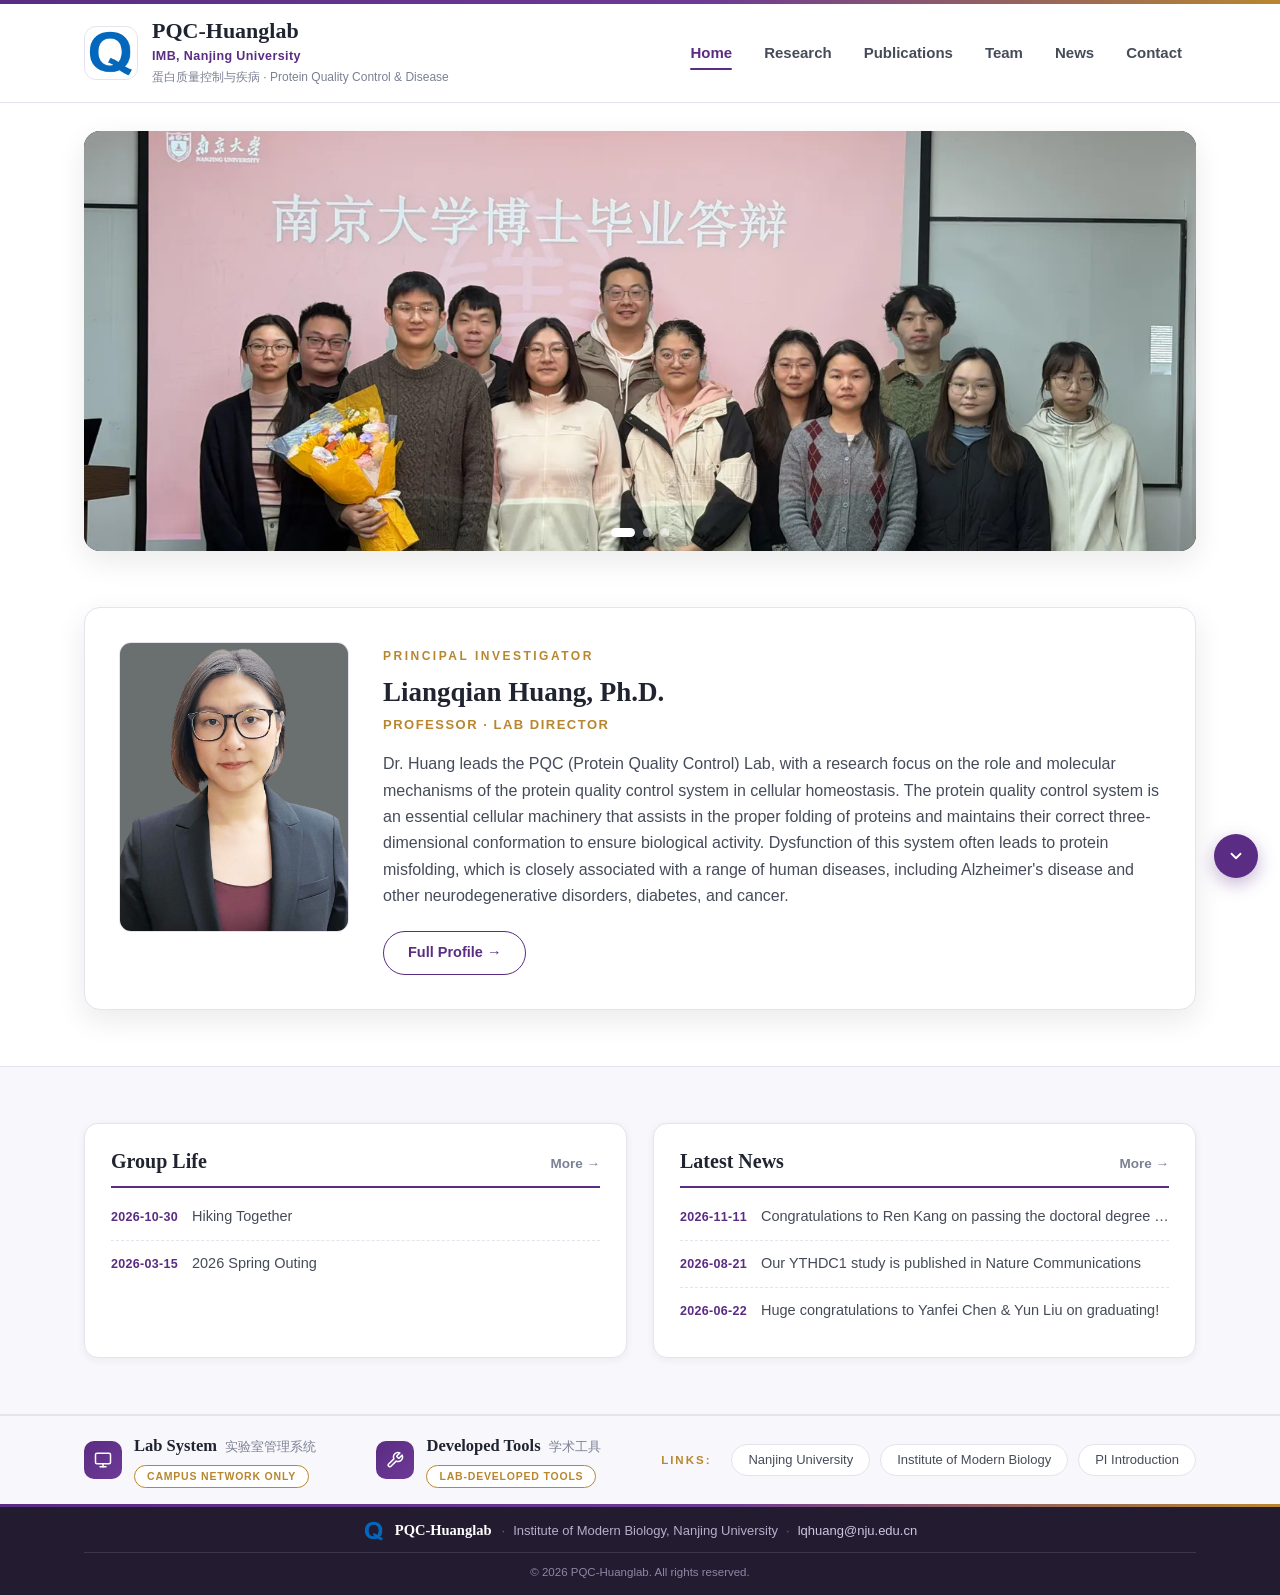
<file: index.html>
<!DOCTYPE html>
<html lang="en">
<head>
  <meta charset="UTF-8">
  <meta name="viewport" content="width=device-width, initial-scale=1.0">
  <title>PQC-Huanglab | Protein Quality Control Lab · IMB, Nanjing University</title>
  <meta name="description" content="The Huang Lab (PQC-Huanglab) at the Institute of Modern Biology, Nanjing University studies protein quality control and its roles in neurodegenerative diseases, diabetes and cancer.">
  <link rel="shortcut icon" type="image/x-icon" href="./statics/picture/logo.png">
  <link rel="stylesheet" href="./assets/css/style.css">
</head>
<body>
  <a class="skip-link" href="#main">Skip to content</a>

  <header class="site-header">
    <div class="container header-inner">
      <a class="brand" href="./index.html">
        <img class="brand-logo" src="./statics/picture/logo.png" alt="PQC-Huanglab logo">
        <span class="brand-text">
          <span class="brand-title">PQC-Huanglab</span>
          <span class="brand-sub">IMB, Nanjing University</span>
          <span class="brand-cn">蛋白质量控制与疾病 · Protein Quality Control &amp; Disease</span>
        </span>
      </a>
      <nav class="site-nav" id="site-nav" aria-label="Main navigation">
        <ul class="nav-list">
          <li><a href="./index.html" class="active">Home</a></li>
          <li><a href="./research.html">Research</a></li>
          <li><a href="./publication.html">Publications</a></li>
          <li><a href="./team.html">Team</a></li>
          <li><a href="./news.html">News</a></li>
          <li><a href="./contact.html">Contact</a></li>
        </ul>
      </nav>
      <button class="hamburger" id="hamburger" aria-label="Toggle navigation menu" aria-expanded="false" aria-controls="site-nav">
        <span></span><span></span><span></span>
      </button>
    </div>
  </header>

  <main id="main">
    <!-- Hero slider -->
    <section class="section hero-section">
      <div class="container">
        <div class="hero-slider" id="heroSlider" aria-label="Lab highlights">
          <div class="hero-slide is-active"><img src="./statics/picture/small/RKdoc.webp" data-full="./statics/picture/RKdoc.jpg" alt="Lab activity photo"></div>
          <div class="hero-slide"><img src="./statics/picture/small/2026w.webp" data-full="./statics/picture/2026w.jpg" alt="Lab activity photo — group gathering"></div>
          <div class="hero-slide"><img src="./statics/picture/small/xjc.webp" data-full="./statics/picture/xjc.jpg" alt="Lab activity photo — group dinner"></div>
          <button class="hero-arrow prev" aria-label="Previous slide">‹</button>
          <button class="hero-arrow next" aria-label="Next slide">›</button>
          <div class="hero-dots"></div>
        </div>
      </div>
    </section>

    <!-- Principal Investigator -->
    <section class="section">
      <div class="container">
        <div class="profile-card reveal">
          <img class="profile-photo" src="./statics/picture/small/lqh.webp" alt="Portrait of Dr. Liangqian Huang">
          <div class="profile-body">
            <div class="eyebrow">Principal Investigator</div>
            <h1 class="profile-name">Liangqian Huang, Ph.D.</h1>
            <div class="profile-role">Professor · Lab Director</div>
            <p class="profile-bio">Dr. Huang leads the PQC (Protein Quality Control) Lab, with a research focus on the role and molecular mechanisms of the protein quality control system in cellular homeostasis. The protein quality control system is an essential cellular machinery that assists in the proper folding of proteins and maintains their correct three-dimensional conformation to ensure biological activity. Dysfunction of this system often leads to protein misfolding, which is closely associated with a range of human diseases, including Alzheimer's disease and other neurodegenerative disorders, diabetes, and cancer.</p>
            <a class="btn btn-outline" href="https://imb.nju.edu.cn/rcdw/zzpxl/20220402/i220299.html" target="_blank" rel="noopener">Full Profile →</a>
          </div>
        </div>
      </div>
    </section>

    <!-- Group life & latest news -->
    <section class="section section-soft">
      <div class="container">
        <div class="home-grid">
          <div class="panel reveal">
            <div class="panel-head">
              <h2 class="panel-title">Group Life</h2>
              <a class="panel-link" href="./life.html">More →</a>
            </div>
            <ul class="panel-list" id="homeLifeList"></ul>
          </div>
          <div class="panel reveal">
            <div class="panel-head">
              <h2 class="panel-title">Latest News</h2>
              <a class="panel-link" href="./news.html">More →</a>
            </div>
            <ul class="panel-list" id="homeNewsList"></ul>
          </div>
        </div>
      </div>
    </section>

    <!-- Developed tools + friendly links + lab system -->
    <div class="link-strip">
      <div class="container links-row">
        <a class="lab-system-block" href="http://180.209.3.142:4100" target="_blank" rel="noopener" aria-label="Open Lab System (campus network only)">
          <span class="lab-system-icon">
            <svg width="18" height="18" viewBox="0 0 24 24" fill="none" stroke="currentColor" stroke-width="2" stroke-linecap="round" stroke-linejoin="round" aria-hidden="true"><rect x="2" y="3" width="20" height="14" rx="2"/><line x1="8" y1="21" x2="16" y2="21"/><line x1="12" y1="17" x2="12" y2="21"/></svg>
          </span>
          <span class="lab-system-stack">
            <span class="lab-system-name">
              <strong class="lab-system-link">Lab System</strong>
              <span class="lab-system-cn">实验室管理系统</span>
            </span>
            <span class="lab-badge">Campus Network Only</span>
          </span>
        </a>
        <a class="developed-block" href="./tools.html" aria-label="Open Developed Tools">
          <span class="lab-system-icon">
            <svg width="18" height="18" viewBox="0 0 24 24" fill="none" stroke="currentColor" stroke-width="2" stroke-linecap="round" stroke-linejoin="round" aria-hidden="true"><path d="M14.7 6.3a1 1 0 0 0 0 1.4l1.6 1.6a1 1 0 0 0 1.4 0l3.77-3.77a6 6 0 0 1-7.94 7.94l-6.91 6.91a2.12 2.12 0 0 1-3-3l6.91-6.91a6 6 0 0 1 7.94-7.94l-3.76 3.76z"/></svg>
          </span>
          <span class="lab-system-stack">
            <span class="lab-system-name">
              <strong class="lab-system-link">Developed Tools</strong>
              <span class="lab-system-cn">学术工具</span>
            </span>
            <span class="lab-badge">Lab-Developed Tools</span>
          </span>
        </a>
        <div class="link-strip-inner">
          <span class="link-strip-label">Links:</span>
          <a href="https://www.nju.edu.cn/" target="_blank" rel="noopener">Nanjing University</a>
          <a href="https://imb.nju.edu.cn/index.html" target="_blank" rel="noopener">Institute of Modern Biology</a>
          <a href="https://imb.nju.edu.cn/rcdw/zzpxl/20220402/i220299.html" target="_blank" rel="noopener">PI Introduction</a>
        </div>
      </div>
    </div>
  </main>

  <footer class="site-footer">
    <div class="container">
      <p class="footer-line1">
        <img class="footer-logo" src="./statics/picture/logo.png" alt="">
        <strong class="footer-name">PQC-Huanglab</strong>
        <span class="footer-sep">&middot;</span>
        <span>Institute of Modern Biology, Nanjing University</span>
        <span class="footer-sep">&middot;</span>
        <a href="mailto:lqhuang@nju.edu.cn">lqhuang@nju.edu.cn</a>
      </p>
      <div class="footer-line2">
        <span>&copy; <span id="footer-year">2026</span> PQC-Huanglab. <span class="footer-long">All rights reserved.</span></span>
        <span class="visit-stats" id="visitStats" hidden>
          <svg width="14" height="14" viewBox="0 0 24 24" fill="none" stroke="currentColor" stroke-width="2" stroke-linecap="round" stroke-linejoin="round" aria-hidden="true"><path d="M1 12s4-8 11-8 11 8 11 8-4 8-11 8-11-8-11-8z"/><circle cx="12" cy="12" r="3"/></svg>
          <span>Visits <strong id="busuanzi_value_site_pv">&#8211;</strong></span>
          <span class="visit-sep">&middot;</span>
          <span>Visitors <strong id="busuanzi_value_site_uv">&#8211;</strong></span>
        </span>
      </div>
    </div>
  </footer>

  <div class="float-buttons">
    <button id="backToTop" aria-label="Back to top">
      <svg width="18" height="18" viewBox="0 0 24 24" fill="none" stroke="currentColor" stroke-width="2.4" stroke-linecap="round" stroke-linejoin="round" aria-hidden="true"><polyline points="18 15 12 9 6 15"/></svg>
    </button>
    <button id="goToBottom" aria-label="Go to bottom">
      <svg width="18" height="18" viewBox="0 0 24 24" fill="none" stroke="currentColor" stroke-width="2.4" stroke-linecap="round" stroke-linejoin="round" aria-hidden="true"><polyline points="6 9 12 15 18 9"/></svg>
    </button>
  </div>

  <script src="./assets/js/site-data.js"></script>
  <script src="./assets/js/main.js" defer></script>
</body>
</html>
</file>
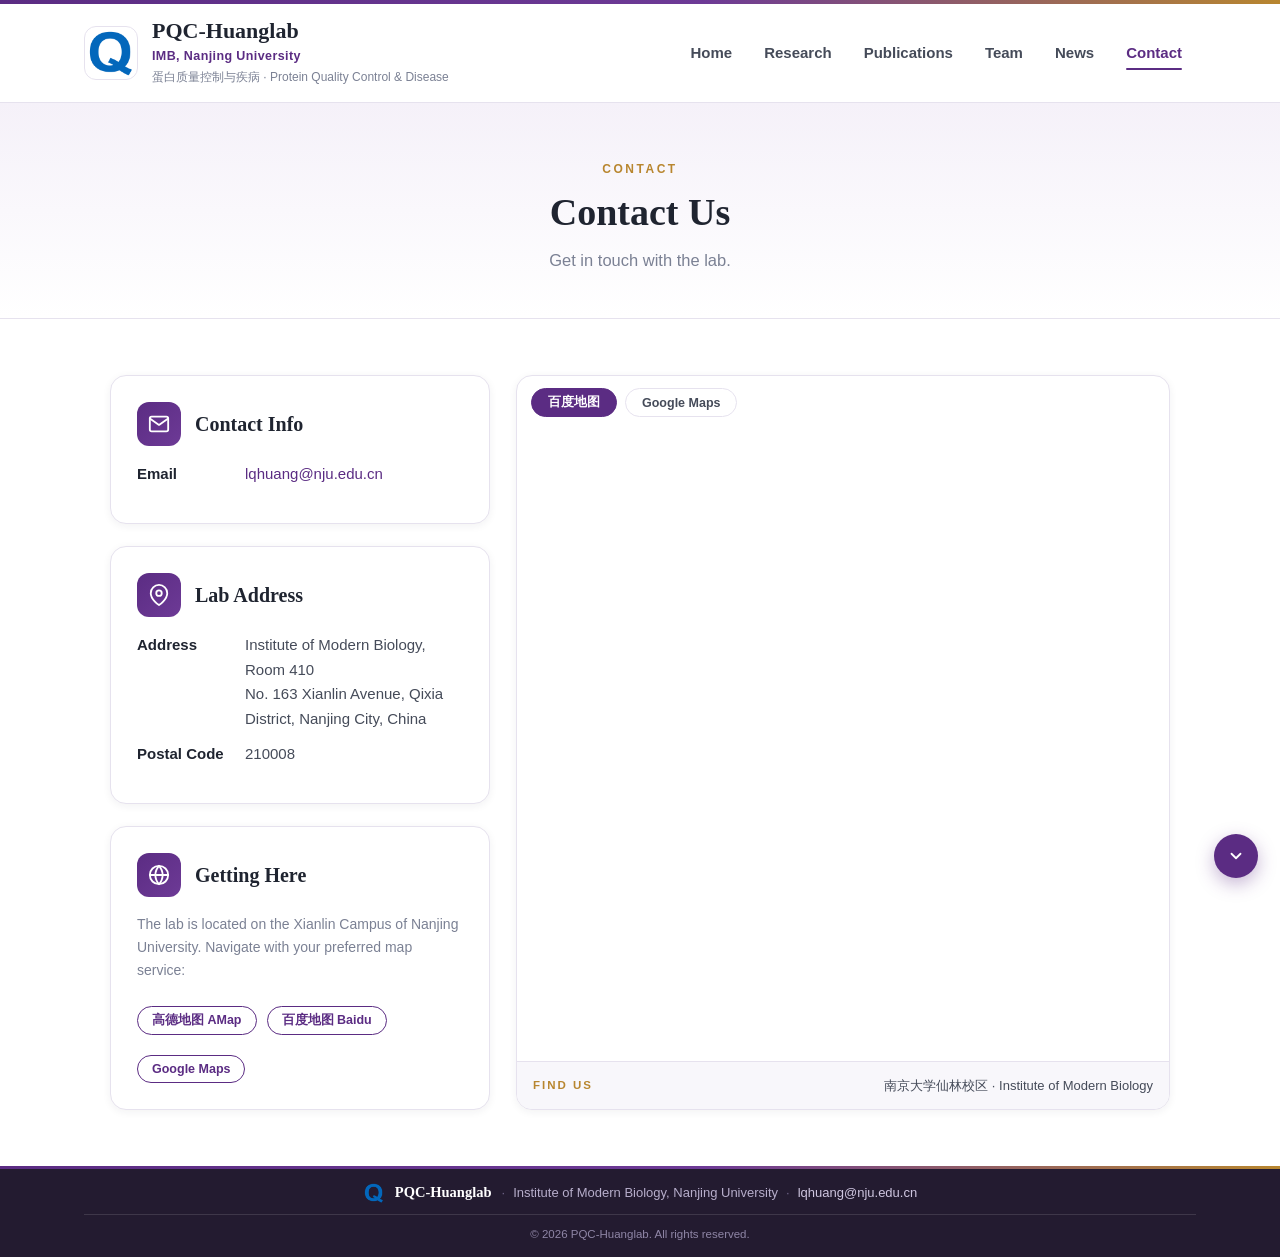
<file: contact.html>
<!DOCTYPE html>
<html lang="en">
<head>
  <meta charset="UTF-8">
  <meta name="viewport" content="width=device-width, initial-scale=1.0">
  <title>Contact · PQC-Huanglab</title>
  <meta name="description" content="Contact the Huang Lab of Protein Quality Control — Institute of Modern Biology, Nanjing University.">
  <link rel="shortcut icon" type="image/x-icon" href="./statics/picture/logo.png">
  <link rel="stylesheet" href="./assets/css/style.css">
</head>
<body>
  <a class="skip-link" href="#main">Skip to content</a>

  <header class="site-header">
    <div class="container header-inner">
      <a class="brand" href="./index.html">
        <img class="brand-logo" src="./statics/picture/logo.png" alt="PQC-Huanglab logo">
        <span class="brand-text">
          <span class="brand-title">PQC-Huanglab</span>
          <span class="brand-sub">IMB, Nanjing University</span>
          <span class="brand-cn">蛋白质量控制与疾病 · Protein Quality Control &amp; Disease</span>
        </span>
      </a>
      <nav class="site-nav" id="site-nav" aria-label="Main navigation">
        <ul class="nav-list">
          <li><a href="./index.html">Home</a></li>
          <li><a href="./research.html">Research</a></li>
          <li><a href="./publication.html">Publications</a></li>
          <li><a href="./team.html">Team</a></li>
          <li><a href="./news.html">News</a></li>
          <li><a href="./contact.html" class="active">Contact</a></li>
        </ul>
      </nav>
      <button class="hamburger" id="hamburger" aria-label="Toggle navigation menu" aria-expanded="false" aria-controls="site-nav">
        <span></span><span></span><span></span>
      </button>
    </div>
  </header>

  <main id="main">
    <section class="page-hero">
      <div class="container">
        <div class="eyebrow">Contact</div>
        <h1 class="page-title">Contact Us</h1>
        <p class="page-lead">Get in touch with the lab.</p>
      </div>
    </section>

    <section class="section">
      <div class="container">
        <div class="contact-layout">
          <div class="contact-side">
            <div class="info-card reveal">
              <div class="info-head">
                <div class="info-icon">
                  <svg width="22" height="22" viewBox="0 0 24 24" fill="none" stroke="currentColor" stroke-width="2" stroke-linecap="round" stroke-linejoin="round" aria-hidden="true"><path d="M4 4h16c1.1 0 2 .9 2 2v12c0 1.1-.9 2-2 2H4c-1.1 0-2-.9-2-2V6c0-1.1.9-2 2-2z"/><polyline points="22,6 12,13 2,6"/></svg>
                </div>
                <h2 class="info-title">Contact Info</h2>
              </div>
              <div class="info-item">
                <span class="info-label">Email</span>
                <span class="info-value"><a href="mailto:lqhuang@nju.edu.cn">lqhuang@nju.edu.cn</a></span>
              </div>
            </div>

            <div class="info-card reveal">
              <div class="info-head">
                <div class="info-icon">
                  <svg width="22" height="22" viewBox="0 0 24 24" fill="none" stroke="currentColor" stroke-width="2" stroke-linecap="round" stroke-linejoin="round" aria-hidden="true"><path d="M21 10c0 7-9 13-9 13s-9-6-9-13a9 9 0 0 1 18 0z"/><circle cx="12" cy="10" r="3"/></svg>
                </div>
                <h2 class="info-title">Lab Address</h2>
              </div>
              <div class="info-item">
                <span class="info-label">Address</span>
                <span class="info-value">Institute of Modern Biology, Room 410<br>No. 163 Xianlin Avenue, Qixia District, Nanjing City, China</span>
              </div>
              <div class="info-item">
                <span class="info-label">Postal Code</span>
                <span class="info-value">210008</span>
              </div>
            </div>

            <div class="info-card reveal">
              <div class="info-head">
                <div class="info-icon">
                  <svg width="22" height="22" viewBox="0 0 24 24" fill="none" stroke="currentColor" stroke-width="2" stroke-linecap="round" stroke-linejoin="round" aria-hidden="true"><circle cx="12" cy="12" r="10"/><line x1="2" y1="12" x2="22" y2="12"/><path d="M12 2a15.3 15.3 0 0 1 4 10 15.3 15.3 0 0 1-4 10 15.3 15.3 0 0 1-4-10 15.3 15.3 0 0 1 4-10z"/></svg>
                </div>
                <h2 class="info-title">Getting Here</h2>
              </div>
              <p class="getting-note">The lab is located on the Xianlin Campus of Nanjing University. Navigate with your preferred map service:</p>
              <div class="map-links">
                <a class="btn-mini" href="https://uri.amap.com/marker?position=118.960400,32.115300&amp;name=%E5%8D%97%E4%BA%AC%E5%A4%A7%E5%AD%A6%E7%8E%B0%E4%BB%A3%E7%94%9F%E7%89%A9%E7%A0%94%E7%A9%B6%E9%99%A2&amp;src=huanglab&amp;coordinate=gaode" target="_blank" rel="noopener">高德地图 AMap</a>
                <a class="btn-mini" href="https://api.map.baidu.com/marker?location=32.115300,118.960400&amp;title=%E5%8D%97%E4%BA%AC%E5%A4%A7%E5%AD%A6%E7%8E%B0%E4%BB%A3%E7%94%9F%E7%89%A9%E7%A0%94%E7%A9%B6%E9%99%A2&amp;content=%E6%A0%96%E9%9C%9E%E5%8C%BA%E4%BB%99%E6%9E%97%E5%A4%A7%E9%81%93163%E5%8F%B7&amp;output=html&amp;coord_type=gcj02&amp;src=web.huanglab" target="_blank" rel="noopener">百度地图 Baidu</a>
                <a class="btn-mini" href="https://www.google.com/maps/search/?api=1&amp;query=%E5%8D%97%E4%BA%AC%E5%A4%A7%E5%AD%A6%E4%BB%99%E6%9E%97%E6%A0%A1%E5%8C%BA" target="_blank" rel="noopener">Google Maps</a>
              </div>
            </div>
          </div>

          <div class="map-card reveal">
            <div class="map-tabs">
              <button class="map-tab is-active" type="button" data-map-src="https://api.map.baidu.com/marker?location=32.115300,118.960400&amp;title=%E5%8D%97%E4%BA%AC%E5%A4%A7%E5%AD%A6%E7%8E%B0%E4%BB%A3%E7%94%9F%E7%89%A9%E7%A0%94%E7%A9%B6%E9%99%A2&amp;content=%E6%A0%96%E9%9C%9E%E5%8C%BA%E4%BB%99%E6%9E%97%E5%A4%A7%E9%81%93163%E5%8F%B7&amp;output=html&amp;coord_type=gcj02&amp;src=web.huanglab">百度地图</button>
              <button class="map-tab" type="button" data-map-src="https://maps.google.com/maps?q=%E5%8D%97%E4%BA%AC%E5%A4%A7%E5%AD%A6%E4%BB%99%E6%9E%97%E6%A0%A1%E5%8C%BA&amp;z=15&amp;output=embed">Google Maps</button>
            </div>
            <div class="map-frame">
              <iframe id="contactMap" src="https://api.map.baidu.com/marker?location=32.115300,118.960400&amp;title=%E5%8D%97%E4%BA%AC%E5%A4%A7%E5%AD%A6%E7%8E%B0%E4%BB%A3%E7%94%9F%E7%89%A9%E7%A0%94%E7%A9%B6%E9%99%A2&amp;content=%E6%A0%96%E9%9C%9E%E5%8C%BA%E4%BB%99%E6%9E%97%E5%A4%A7%E9%81%93163%E5%8F%B7&amp;output=html&amp;coord_type=gcj02&amp;src=web.huanglab" title="Lab location map" loading="lazy" allowfullscreen></iframe>
            </div>
            <div class="map-toolbar">
              <span class="map-toolbar-label">Find Us</span>
              <span class="map-note">南京大学仙林校区 · Institute of Modern Biology</span>
            </div>
          </div>
        </div>
      </div>
    </section>
  </main>

  <footer class="site-footer">
    <div class="container">
      <p class="footer-line1">
        <img class="footer-logo" src="./statics/picture/logo.png" alt="">
        <strong class="footer-name">PQC-Huanglab</strong>
        <span class="footer-sep">&middot;</span>
        <span>Institute of Modern Biology, Nanjing University</span>
        <span class="footer-sep">&middot;</span>
        <a href="mailto:lqhuang@nju.edu.cn">lqhuang@nju.edu.cn</a>
      </p>
      <div class="footer-line2">
        <span>&copy; <span id="footer-year">2026</span> PQC-Huanglab. <span class="footer-long">All rights reserved.</span></span>
        <span class="visit-stats" id="visitStats" hidden>
          <svg width="14" height="14" viewBox="0 0 24 24" fill="none" stroke="currentColor" stroke-width="2" stroke-linecap="round" stroke-linejoin="round" aria-hidden="true"><path d="M1 12s4-8 11-8 11 8 11 8-4 8-11 8-11-8-11-8z"/><circle cx="12" cy="12" r="3"/></svg>
          <span>Visits <strong id="busuanzi_value_site_pv">&#8211;</strong></span>
          <span class="visit-sep">&middot;</span>
          <span>Visitors <strong id="busuanzi_value_site_uv">&#8211;</strong></span>
        </span>
      </div>
    </div>
  </footer>

  <div class="float-buttons">
    <button id="backToTop" aria-label="Back to top">
      <svg width="18" height="18" viewBox="0 0 24 24" fill="none" stroke="currentColor" stroke-width="2.4" stroke-linecap="round" stroke-linejoin="round" aria-hidden="true"><polyline points="18 15 12 9 6 15"/></svg>
    </button>
    <button id="goToBottom" aria-label="Go to bottom">
      <svg width="18" height="18" viewBox="0 0 24 24" fill="none" stroke="currentColor" stroke-width="2.4" stroke-linecap="round" stroke-linejoin="round" aria-hidden="true"><polyline points="6 9 12 15 18 9"/></svg>
    </button>
  </div>

  <script src="./assets/js/site-data.js"></script>
  <script src="./assets/js/main.js" defer></script>
</body>
</html>
</file>
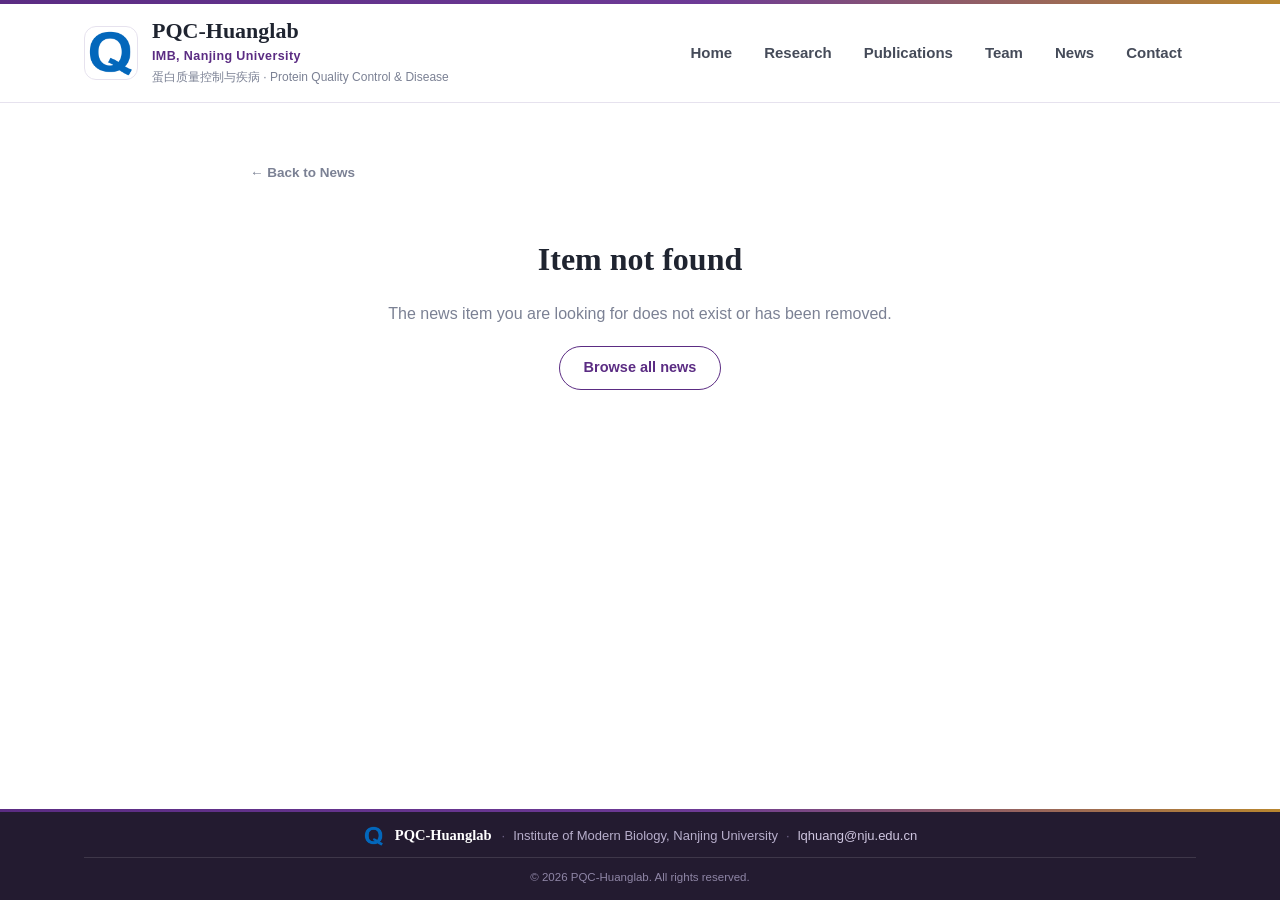
<file: detail.html>
<!DOCTYPE html>
<html lang="en">
<head>
  <meta charset="UTF-8">
  <meta name="viewport" content="width=device-width, initial-scale=1.0">
  <title>News · PQC-Huanglab</title>
  <meta name="description" content="News and updates from the Huang Lab of Protein Quality Control.">
  <link rel="shortcut icon" type="image/x-icon" href="./statics/picture/logo.png">
  <link rel="stylesheet" href="./assets/css/style.css">
</head>
<body>
  <a class="skip-link" href="#main">Skip to content</a>

  <header class="site-header">
    <div class="container header-inner">
      <a class="brand" href="./index.html">
        <img class="brand-logo" src="./statics/picture/logo.png" alt="PQC-Huanglab logo">
        <span class="brand-text">
          <span class="brand-title">PQC-Huanglab</span>
          <span class="brand-sub">IMB, Nanjing University</span>
          <span class="brand-cn">蛋白质量控制与疾病 · Protein Quality Control &amp; Disease</span>
        </span>
      </a>
      <nav class="site-nav" id="site-nav" aria-label="Main navigation">
        <ul class="nav-list">
          <li><a href="./index.html">Home</a></li>
          <li><a href="./research.html">Research</a></li>
          <li><a href="./publication.html">Publications</a></li>
          <li><a href="./team.html">Team</a></li>
          <li><a href="./news.html">News</a></li>
          <li><a href="./contact.html">Contact</a></li>
        </ul>
      </nav>
      <button class="hamburger" id="hamburger" aria-label="Toggle navigation menu" aria-expanded="false" aria-controls="site-nav">
        <span></span><span></span><span></span>
      </button>
    </div>
  </header>

  <main id="main">
    <section class="section">
      <div class="container">
        <div class="detail-wrap" id="detailWrap">
          <a class="detail-back" id="detailBack" href="./news.html">← Back to News</a>

          <div id="detailContent" hidden>
            <div class="detail-head">
              <span class="timeline-date" id="detailDate"></span>
              <span class="tag" id="detailType"></span>
            </div>
            <h1 class="detail-title" id="detailTitle"></h1>
            <img class="detail-cover" id="detailCover" alt="" hidden>
            <div class="detail-body" id="detailBody"></div>
            <a class="btn btn-outline" id="detailLink" hidden target="_blank" rel="noopener">Related link →</a>
          </div>

          <div class="detail-missing" id="detailMissing" hidden>
            <h1 class="detail-title">Item not found</h1>
            <p>The news item you are looking for does not exist or has been removed.</p>
            <a class="btn btn-outline" href="./news.html">Browse all news</a>
          </div>
        </div>
      </div>
    </section>
  </main>

  <footer class="site-footer">
    <div class="container">
      <p class="footer-line1">
        <img class="footer-logo" src="./statics/picture/logo.png" alt="">
        <strong class="footer-name">PQC-Huanglab</strong>
        <span class="footer-sep">&middot;</span>
        <span>Institute of Modern Biology, Nanjing University</span>
        <span class="footer-sep">&middot;</span>
        <a href="mailto:lqhuang@nju.edu.cn">lqhuang@nju.edu.cn</a>
      </p>
      <div class="footer-line2">
        <span>&copy; <span id="footer-year">2026</span> PQC-Huanglab. <span class="footer-long">All rights reserved.</span></span>
        <span class="visit-stats" id="visitStats" hidden>
          <svg width="14" height="14" viewBox="0 0 24 24" fill="none" stroke="currentColor" stroke-width="2" stroke-linecap="round" stroke-linejoin="round" aria-hidden="true"><path d="M1 12s4-8 11-8 11 8 11 8-4 8-11 8-11-8-11-8z"/><circle cx="12" cy="12" r="3"/></svg>
          <span>Visits <strong id="busuanzi_value_site_pv">&#8211;</strong></span>
          <span class="visit-sep">&middot;</span>
          <span>Visitors <strong id="busuanzi_value_site_uv">&#8211;</strong></span>
        </span>
      </div>
    </div>
  </footer>

  <div class="float-buttons">
    <button id="backToTop" aria-label="Back to top">
      <svg width="18" height="18" viewBox="0 0 24 24" fill="none" stroke="currentColor" stroke-width="2.4" stroke-linecap="round" stroke-linejoin="round" aria-hidden="true"><polyline points="18 15 12 9 6 15"/></svg>
    </button>
    <button id="goToBottom" aria-label="Go to bottom">
      <svg width="18" height="18" viewBox="0 0 24 24" fill="none" stroke="currentColor" stroke-width="2.4" stroke-linecap="round" stroke-linejoin="round" aria-hidden="true"><polyline points="6 9 12 15 18 9"/></svg>
    </button>
  </div>

  <script src="./assets/js/site-data.js"></script>
  <script src="./assets/js/main.js" defer></script>
</body>
</html>
</file>
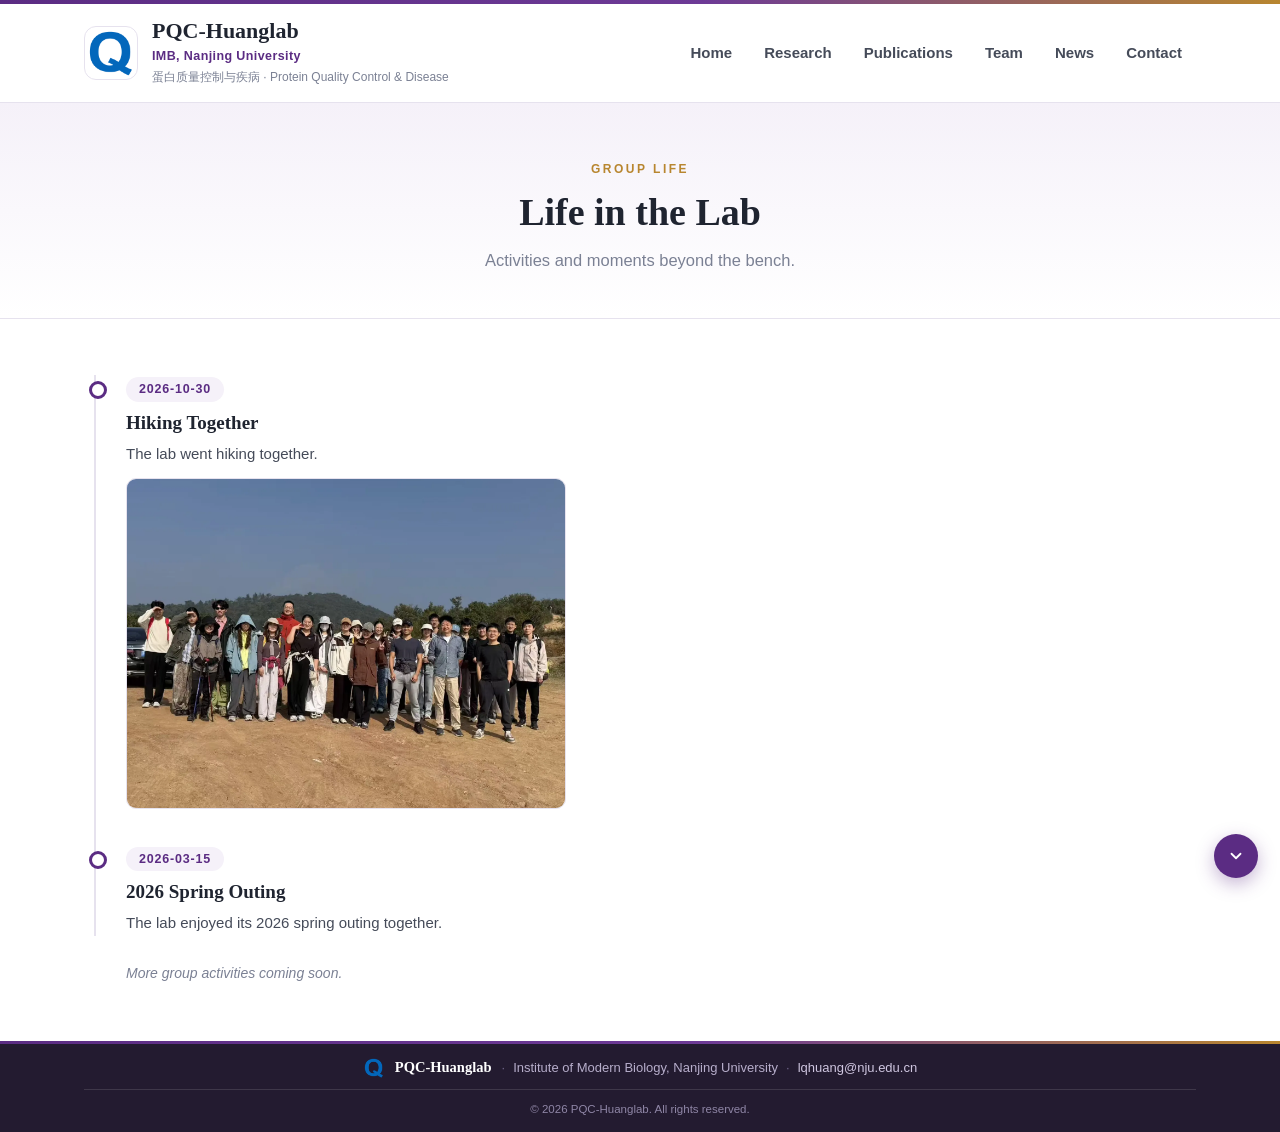
<file: life.html>
<!DOCTYPE html>
<html lang="en">
<head>
  <meta charset="UTF-8">
  <meta name="viewport" content="width=device-width, initial-scale=1.0">
  <title>Group Life · PQC-Huanglab</title>
  <meta name="description" content="Group activities and life in the Huang Lab of Protein Quality Control.">
  <link rel="shortcut icon" type="image/x-icon" href="./statics/picture/logo.png">
  <link rel="stylesheet" href="./assets/css/style.css">
</head>
<body>
  <a class="skip-link" href="#main">Skip to content</a>

  <header class="site-header">
    <div class="container header-inner">
      <a class="brand" href="./index.html">
        <img class="brand-logo" src="./statics/picture/logo.png" alt="PQC-Huanglab logo">
        <span class="brand-text">
          <span class="brand-title">PQC-Huanglab</span>
          <span class="brand-sub">IMB, Nanjing University</span>
          <span class="brand-cn">蛋白质量控制与疾病 · Protein Quality Control &amp; Disease</span>
        </span>
      </a>
      <nav class="site-nav" id="site-nav" aria-label="Main navigation">
        <ul class="nav-list">
          <li><a href="./index.html">Home</a></li>
          <li><a href="./research.html">Research</a></li>
          <li><a href="./publication.html">Publications</a></li>
          <li><a href="./team.html">Team</a></li>
          <li><a href="./news.html">News</a></li>
          <li><a href="./contact.html">Contact</a></li>
        </ul>
      </nav>
      <button class="hamburger" id="hamburger" aria-label="Toggle navigation menu" aria-expanded="false" aria-controls="site-nav">
        <span></span><span></span><span></span>
      </button>
    </div>
  </header>

  <main id="main">
    <section class="page-hero">
      <div class="container">
        <div class="eyebrow">Group Life</div>
        <h1 class="page-title">Life in the Lab</h1>
        <p class="page-lead">Activities and moments beyond the bench.</p>
      </div>
    </section>

    <section class="section">
      <div class="container">
        <ul class="timeline" id="lifeTimeline"></ul>
        <p class="timeline-note">More group activities coming soon.</p>
      </div>
    </section>
  </main>

  <footer class="site-footer">
    <div class="container">
      <p class="footer-line1">
        <img class="footer-logo" src="./statics/picture/logo.png" alt="">
        <strong class="footer-name">PQC-Huanglab</strong>
        <span class="footer-sep">&middot;</span>
        <span>Institute of Modern Biology, Nanjing University</span>
        <span class="footer-sep">&middot;</span>
        <a href="mailto:lqhuang@nju.edu.cn">lqhuang@nju.edu.cn</a>
      </p>
      <div class="footer-line2">
        <span>&copy; <span id="footer-year">2026</span> PQC-Huanglab. <span class="footer-long">All rights reserved.</span></span>
        <span class="visit-stats" id="visitStats" hidden>
          <svg width="14" height="14" viewBox="0 0 24 24" fill="none" stroke="currentColor" stroke-width="2" stroke-linecap="round" stroke-linejoin="round" aria-hidden="true"><path d="M1 12s4-8 11-8 11 8 11 8-4 8-11 8-11-8-11-8z"/><circle cx="12" cy="12" r="3"/></svg>
          <span>Visits <strong id="busuanzi_value_site_pv">&#8211;</strong></span>
          <span class="visit-sep">&middot;</span>
          <span>Visitors <strong id="busuanzi_value_site_uv">&#8211;</strong></span>
        </span>
      </div>
    </div>
  </footer>

  <div class="float-buttons">
    <button id="backToTop" aria-label="Back to top">
      <svg width="18" height="18" viewBox="0 0 24 24" fill="none" stroke="currentColor" stroke-width="2.4" stroke-linecap="round" stroke-linejoin="round" aria-hidden="true"><polyline points="18 15 12 9 6 15"/></svg>
    </button>
    <button id="goToBottom" aria-label="Go to bottom">
      <svg width="18" height="18" viewBox="0 0 24 24" fill="none" stroke="currentColor" stroke-width="2.4" stroke-linecap="round" stroke-linejoin="round" aria-hidden="true"><polyline points="6 9 12 15 18 9"/></svg>
    </button>
  </div>

  <script src="./assets/js/site-data.js"></script>
  <script src="./assets/js/main.js" defer></script>
</body>
</html>
</file>
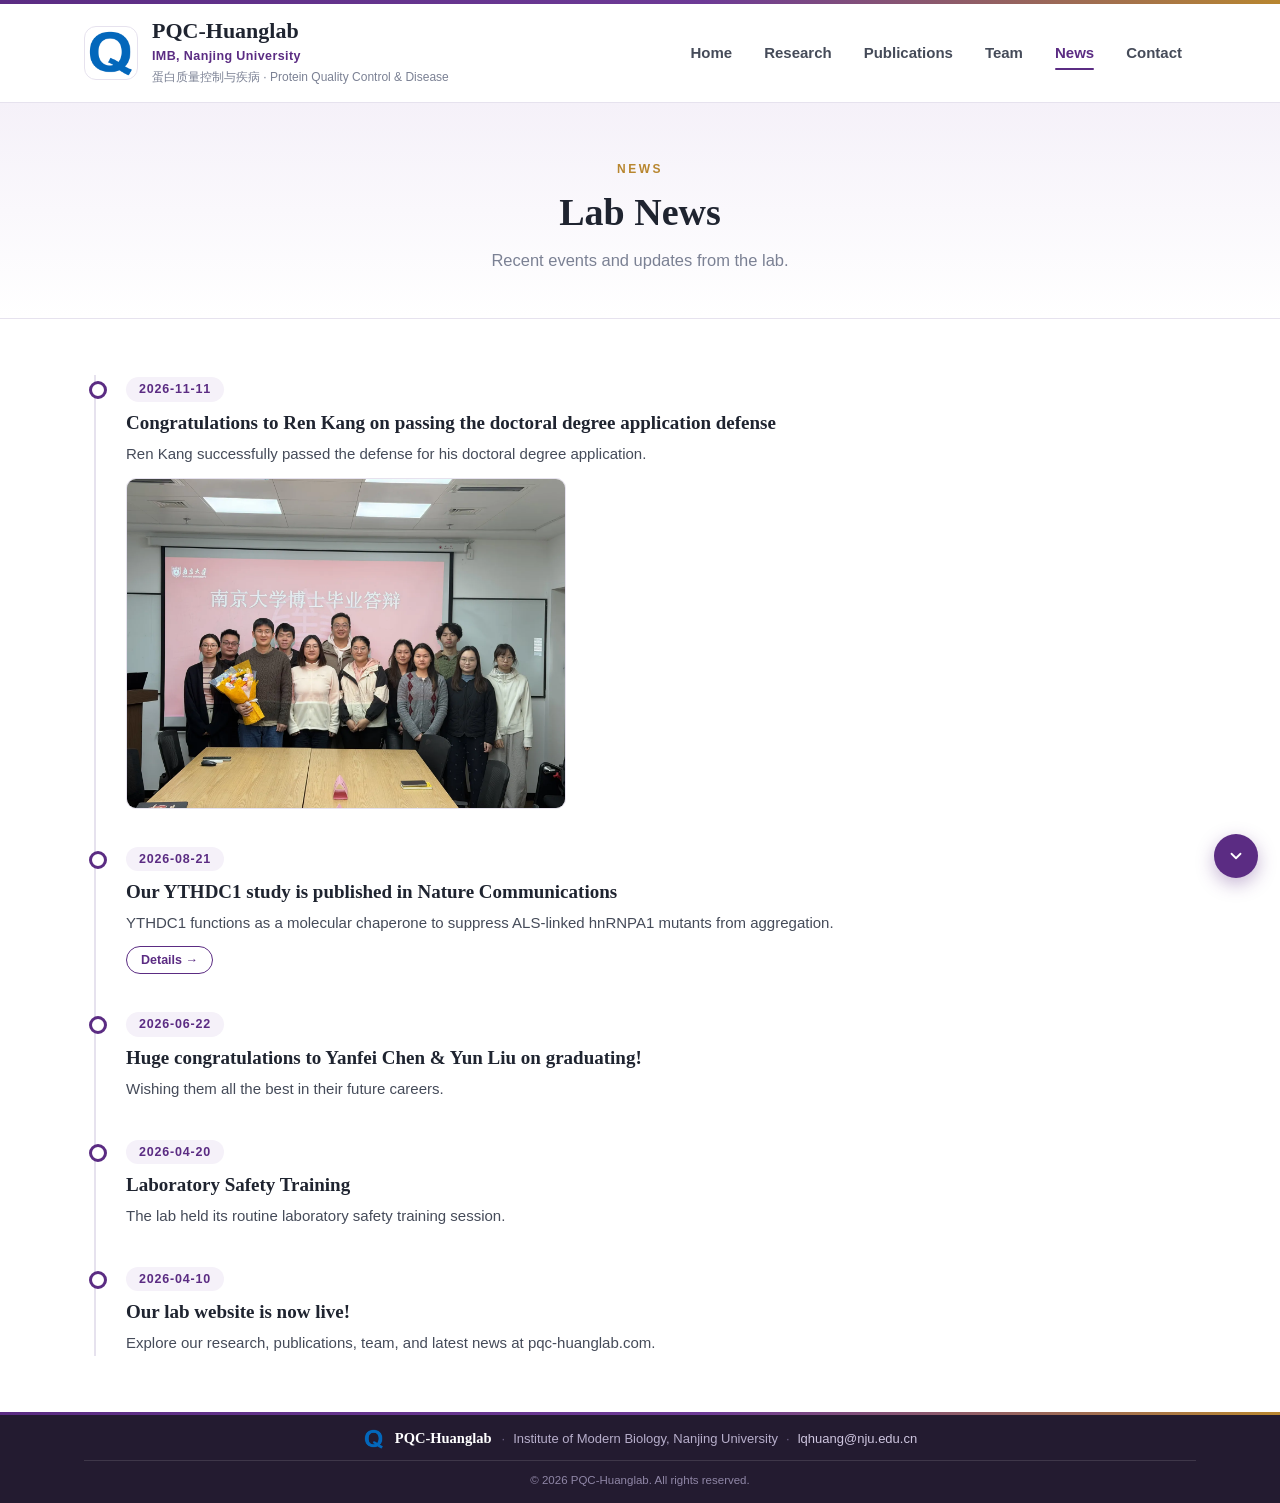
<file: news.html>
<!DOCTYPE html>
<html lang="en">
<head>
  <meta charset="UTF-8">
  <meta name="viewport" content="width=device-width, initial-scale=1.0">
  <title>News · PQC-Huanglab</title>
  <meta name="description" content="Recent events and updates from the Huang Lab of Protein Quality Control.">
  <link rel="shortcut icon" type="image/x-icon" href="./statics/picture/logo.png">
  <link rel="stylesheet" href="./assets/css/style.css">
</head>
<body>
  <a class="skip-link" href="#main">Skip to content</a>

  <header class="site-header">
    <div class="container header-inner">
      <a class="brand" href="./index.html">
        <img class="brand-logo" src="./statics/picture/logo.png" alt="PQC-Huanglab logo">
        <span class="brand-text">
          <span class="brand-title">PQC-Huanglab</span>
          <span class="brand-sub">IMB, Nanjing University</span>
          <span class="brand-cn">蛋白质量控制与疾病 · Protein Quality Control &amp; Disease</span>
        </span>
      </a>
      <nav class="site-nav" id="site-nav" aria-label="Main navigation">
        <ul class="nav-list">
          <li><a href="./index.html">Home</a></li>
          <li><a href="./research.html">Research</a></li>
          <li><a href="./publication.html">Publications</a></li>
          <li><a href="./team.html">Team</a></li>
          <li><a href="./news.html" class="active">News</a></li>
          <li><a href="./contact.html">Contact</a></li>
        </ul>
      </nav>
      <button class="hamburger" id="hamburger" aria-label="Toggle navigation menu" aria-expanded="false" aria-controls="site-nav">
        <span></span><span></span><span></span>
      </button>
    </div>
  </header>

  <main id="main">
    <section class="page-hero">
      <div class="container">
        <div class="eyebrow">News</div>
        <h1 class="page-title">Lab News</h1>
        <p class="page-lead">Recent events and updates from the lab.</p>
      </div>
    </section>

    <section class="section">
      <div class="container">
        <ul class="timeline" id="newsTimeline"></ul>
      </div>
    </section>
  </main>

  <footer class="site-footer">
    <div class="container">
      <p class="footer-line1">
        <img class="footer-logo" src="./statics/picture/logo.png" alt="">
        <strong class="footer-name">PQC-Huanglab</strong>
        <span class="footer-sep">&middot;</span>
        <span>Institute of Modern Biology, Nanjing University</span>
        <span class="footer-sep">&middot;</span>
        <a href="mailto:lqhuang@nju.edu.cn">lqhuang@nju.edu.cn</a>
      </p>
      <div class="footer-line2">
        <span>&copy; <span id="footer-year">2026</span> PQC-Huanglab. <span class="footer-long">All rights reserved.</span></span>
        <span class="visit-stats" id="visitStats" hidden>
          <svg width="14" height="14" viewBox="0 0 24 24" fill="none" stroke="currentColor" stroke-width="2" stroke-linecap="round" stroke-linejoin="round" aria-hidden="true"><path d="M1 12s4-8 11-8 11 8 11 8-4 8-11 8-11-8-11-8z"/><circle cx="12" cy="12" r="3"/></svg>
          <span>Visits <strong id="busuanzi_value_site_pv">&#8211;</strong></span>
          <span class="visit-sep">&middot;</span>
          <span>Visitors <strong id="busuanzi_value_site_uv">&#8211;</strong></span>
        </span>
      </div>
    </div>
  </footer>

  <div class="float-buttons">
    <button id="backToTop" aria-label="Back to top">
      <svg width="18" height="18" viewBox="0 0 24 24" fill="none" stroke="currentColor" stroke-width="2.4" stroke-linecap="round" stroke-linejoin="round" aria-hidden="true"><polyline points="18 15 12 9 6 15"/></svg>
    </button>
    <button id="goToBottom" aria-label="Go to bottom">
      <svg width="18" height="18" viewBox="0 0 24 24" fill="none" stroke="currentColor" stroke-width="2.4" stroke-linecap="round" stroke-linejoin="round" aria-hidden="true"><polyline points="6 9 12 15 18 9"/></svg>
    </button>
  </div>

  <script src="./assets/js/site-data.js"></script>
  <script src="./assets/js/main.js" defer></script>
</body>
</html>
</file>
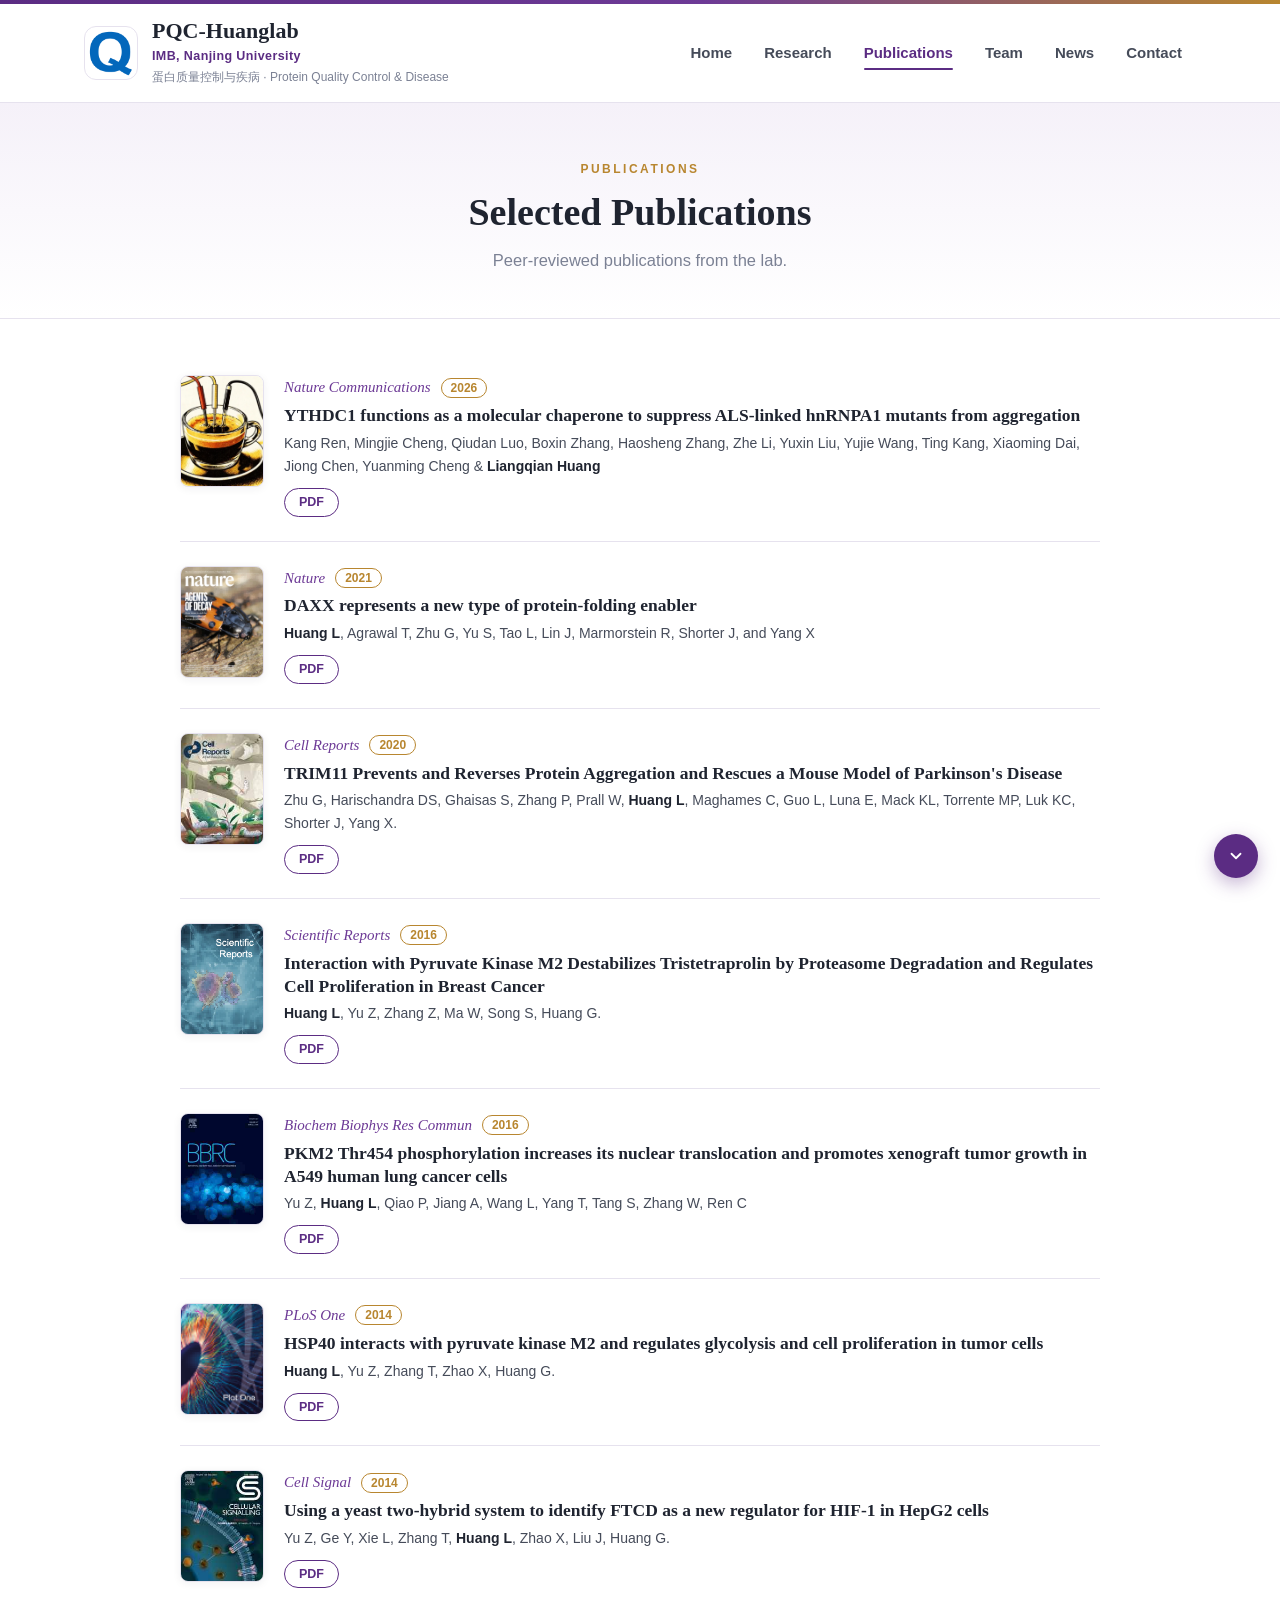
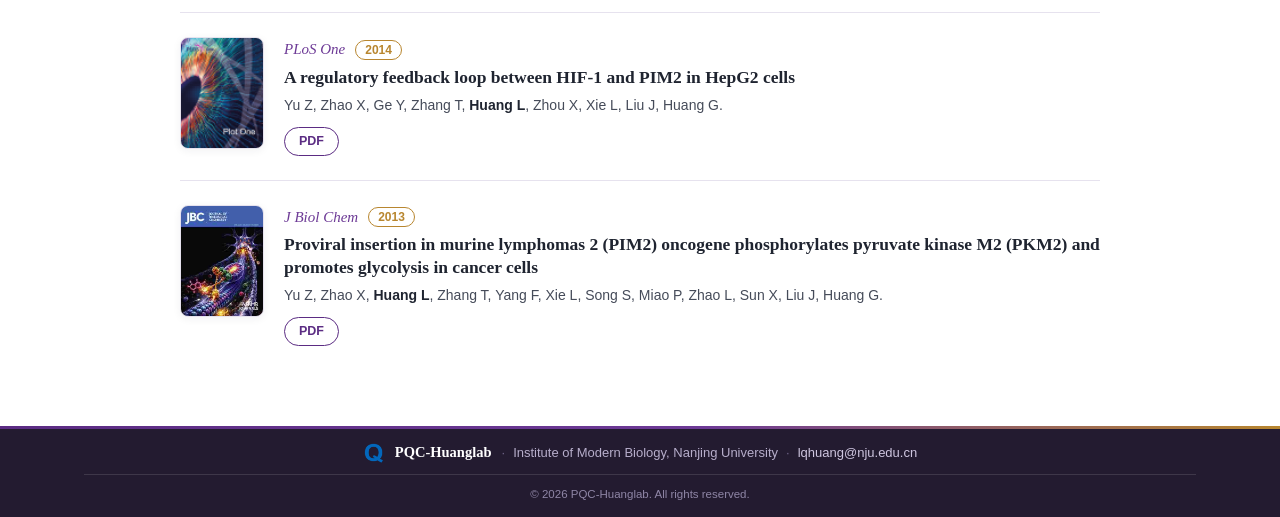
<file: publication.html>
<!DOCTYPE html>
<html lang="en">
<head>
  <meta charset="UTF-8">
  <meta name="viewport" content="width=device-width, initial-scale=1.0">
  <title>Publications · PQC-Huanglab</title>
  <meta name="description" content="Peer-reviewed publications from the Huang Lab of Protein Quality Control, Institute of Modern Biology, Nanjing University.">
  <link rel="shortcut icon" type="image/x-icon" href="./statics/picture/logo.png">
  <link rel="stylesheet" href="./assets/css/style.css">
</head>
<body>
  <a class="skip-link" href="#main">Skip to content</a>

  <header class="site-header">
    <div class="container header-inner">
      <a class="brand" href="./index.html">
        <img class="brand-logo" src="./statics/picture/logo.png" alt="PQC-Huanglab logo">
        <span class="brand-text">
          <span class="brand-title">PQC-Huanglab</span>
          <span class="brand-sub">IMB, Nanjing University</span>
          <span class="brand-cn">蛋白质量控制与疾病 · Protein Quality Control &amp; Disease</span>
        </span>
      </a>
      <nav class="site-nav" id="site-nav" aria-label="Main navigation">
        <ul class="nav-list">
          <li><a href="./index.html">Home</a></li>
          <li><a href="./research.html">Research</a></li>
          <li><a href="./publication.html" class="active">Publications</a></li>
          <li><a href="./team.html">Team</a></li>
          <li><a href="./news.html">News</a></li>
          <li><a href="./contact.html">Contact</a></li>
        </ul>
      </nav>
      <button class="hamburger" id="hamburger" aria-label="Toggle navigation menu" aria-expanded="false" aria-controls="site-nav">
        <span></span><span></span><span></span>
      </button>
    </div>
  </header>

  <main id="main">
    <section class="page-hero">
      <div class="container">
        <div class="eyebrow">Publications</div>
        <h1 class="page-title">Selected Publications</h1>
        <p class="page-lead">Peer-reviewed publications from the lab.</p>
      </div>
    </section>

    <section class="section">
      <div class="container">
        <ul class="pubs-list">
          <li class="pub-item reveal">
            <div class="pub-cover">
              <img src="./statics/picture/small/NC.webp" alt="Nature Communications cover">
            </div>
            <div class="pub-info">
              <div class="pub-meta"><span class="pub-journal">Nature Communications</span><span class="pub-year">2026</span></div>
              <h3 class="pub-title"><a href="https://www.nature.com/articles/s41467-026-77016-y" target="_blank" rel="noopener">YTHDC1 functions as a molecular chaperone to suppress ALS-linked hnRNPA1 mutants from aggregation</a></h3>
              <div class="pub-authors">Kang Ren, Mingjie Cheng, Qiudan Luo, Boxin Zhang, Haosheng Zhang, Zhe Li, Yuxin Liu, Yujie Wang, Ting Kang, Xiaoming Dai, Jiong Chen, Yuanming Cheng &amp; <strong>Liangqian Huang</strong></div>
              <div class="pub-actions">
                <a class="btn-mini" href="./statics/papers/41467_2026_Article_77016.pdf" target="_blank" rel="noopener">PDF</a>
              </div>
            </div>
          </li>

          <li class="pub-item reveal">
            <div class="pub-cover">
              <img src="./statics/picture/78742.png" alt="Nature cover">
            </div>
            <div class="pub-info">
              <div class="pub-meta"><span class="pub-journal">Nature</span><span class="pub-year">2021</span></div>
              <h3 class="pub-title"><a href="https://www.nature.com/articles/s41586-021-03824-5" target="_blank" rel="noopener">DAXX represents a new type of protein-folding enabler</a></h3>
              <div class="pub-authors"><strong>Huang L</strong>, Agrawal T, Zhu G, Yu S, Tao L, Lin J, Marmorstein R, Shorter J, and Yang X</div>
              <div class="pub-actions">
                <a class="btn-mini" href="./statics/papers/s41586-021-03824-5.pdf" target="_blank" rel="noopener">PDF</a>
              </div>
            </div>
          </li>

          <li class="pub-item reveal">
            <div class="pub-cover">
              <img src="./statics/picture/cellreport.jpg" alt="Cell Reports cover">
            </div>
            <div class="pub-info">
              <div class="pub-meta"><span class="pub-journal">Cell Reports</span><span class="pub-year">2020</span></div>
              <h3 class="pub-title"><a href="https://linkinghub.elsevier.com/retrieve/pii/S2211-1247(20)31407-8" target="_blank" rel="noopener">TRIM11 Prevents and Reverses Protein Aggregation and Rescues a Mouse Model of Parkinson's Disease</a></h3>
              <div class="pub-authors">Zhu G, Harischandra DS, Ghaisas S, Zhang P, Prall W, <strong>Huang L</strong>, Maghames C, Guo L, Luna E, Mack KL, Torrente MP, Luk KC, Shorter J, Yang X.</div>
              <div class="pub-actions">
                <a class="btn-mini" href="./statics/papers/1-s2.0-S2211124720314078-main.pdf" target="_blank" rel="noopener">PDF</a>
              </div>
            </div>
          </li>

          <li class="pub-item reveal">
            <div class="pub-cover">
              <img src="./statics/picture/scireport.png" alt="Scientific Reports cover">
            </div>
            <div class="pub-info">
              <div class="pub-meta"><span class="pub-journal">Scientific Reports</span><span class="pub-year">2016</span></div>
              <h3 class="pub-title"><a href="https://www.nature.com/articles/srep22449" target="_blank" rel="noopener">Interaction with Pyruvate Kinase M2 Destabilizes Tristetraprolin by Proteasome Degradation and Regulates Cell Proliferation in Breast Cancer</a></h3>
              <div class="pub-authors"><strong>Huang L</strong>, Yu Z, Zhang Z, Ma W, Song S, Huang G.</div>
              <div class="pub-actions">
                <a class="btn-mini" href="./statics/papers/srep22449.pdf" target="_blank" rel="noopener">PDF</a>
              </div>
            </div>
          </li>

          <li class="pub-item reveal">
            <div class="pub-cover">
              <img src="./statics/picture/X0006291X.jpg" alt="Biochemical and Biophysical Research Communications cover">
            </div>
            <div class="pub-info">
              <div class="pub-meta"><span class="pub-journal">Biochem Biophys Res Commun</span><span class="pub-year">2016</span></div>
              <h3 class="pub-title"><a href="https://linkinghub.elsevier.com/retrieve/pii/S0006-291X(16)30482-X" target="_blank" rel="noopener">PKM2 Thr454 phosphorylation increases its nuclear translocation and promotes xenograft tumor growth in A549 human lung cancer cells</a></h3>
              <div class="pub-authors">Yu Z, <strong>Huang L</strong>, Qiao P, Jiang A, Wang L, Yang T, Tang S, Zhang W, Ren C</div>
              <div class="pub-actions">
                <a class="btn-mini" href="./statics/papers/1-s2.0-S0006291X1630482X-main.pdf" target="_blank" rel="noopener">PDF</a>
              </div>
            </div>
          </li>

          <li class="pub-item reveal">
            <div class="pub-cover">
              <img src="./statics/picture/plot1(1).png" alt="PLoS One cover">
            </div>
            <div class="pub-info">
              <div class="pub-meta"><span class="pub-journal">PLoS One</span><span class="pub-year">2014</span></div>
              <h3 class="pub-title"><a href="https://journals.plos.org/plosone/article?id=10.1371/journal.pone.0092949" target="_blank" rel="noopener">HSP40 interacts with pyruvate kinase M2 and regulates glycolysis and cell proliferation in tumor cells</a></h3>
              <div class="pub-authors"><strong>Huang L</strong>, Yu Z, Zhang T, Zhao X, Huang G.</div>
              <div class="pub-actions">
                <a class="btn-mini" href="./statics/papers/hsp40.pdf" target="_blank" rel="noopener">PDF</a>
              </div>
            </div>
          </li>

          <li class="pub-item reveal">
            <div class="pub-cover">
              <img src="./statics/picture/cellsignalling.jpg" alt="Cellular Signalling cover">
            </div>
            <div class="pub-info">
              <div class="pub-meta"><span class="pub-journal">Cell Signal</span><span class="pub-year">2014</span></div>
              <h3 class="pub-title"><a href="https://linkinghub.elsevier.com/retrieve/pii/S0898-6568(14)00118-1" target="_blank" rel="noopener">Using a yeast two-hybrid system to identify FTCD as a new regulator for HIF-1 in HepG2 cells</a></h3>
              <div class="pub-authors">Yu Z, Ge Y, Xie L, Zhang T, <strong>Huang L</strong>, Zhao X, Liu J, Huang G.</div>
              <div class="pub-actions">
                <a class="btn-mini" href="./statics/papers/1-s2.0-S0898656814001181-main.pdf" target="_blank" rel="noopener">PDF</a>
              </div>
            </div>
          </li>

          <li class="pub-item reveal">
            <div class="pub-cover">
              <img src="./statics/picture/plot1(1).png" alt="PLoS One cover">
            </div>
            <div class="pub-info">
              <div class="pub-meta"><span class="pub-journal">PLoS One</span><span class="pub-year">2014</span></div>
              <h3 class="pub-title"><a href="https://journals.plos.org/plosone/article?id=10.1371/journal.pone.0088301" target="_blank" rel="noopener">A regulatory feedback loop between HIF-1 and PIM2 in HepG2 cells</a></h3>
              <div class="pub-authors">Yu Z, Zhao X, Ge Y, Zhang T, <strong>Huang L</strong>, Zhou X, Xie L, Liu J, Huang G.</div>
              <div class="pub-actions">
                <a class="btn-mini" href="./statics/papers/hepg.pdf" target="_blank" rel="noopener">PDF</a>
              </div>
            </div>
          </li>

          <li class="pub-item reveal">
            <div class="pub-cover">
              <img src="./statics/picture/jbp.jpg" alt="Journal of Biological Chemistry cover">
            </div>
            <div class="pub-info">
              <div class="pub-meta"><span class="pub-journal">J Biol Chem</span><span class="pub-year">2013</span></div>
              <h3 class="pub-title"><a href="https://linkinghub.elsevier.com/retrieve/pii/S0021-9258(20)55405-7" target="_blank" rel="noopener">Proviral insertion in murine lymphomas 2 (PIM2) oncogene phosphorylates pyruvate kinase M2 (PKM2) and promotes glycolysis in cancer cells</a></h3>
              <div class="pub-authors">Yu Z, Zhao X, <strong>Huang L</strong>, Zhang T, Yang F, Xie L, Song S, Miao P, Zhao L, Sun X, Liu J, Huang G.</div>
              <div class="pub-actions">
                <a class="btn-mini" href="./statics/papers/1-s2.0-S0021925820554057-main.pdf" target="_blank" rel="noopener">PDF</a>
              </div>
            </div>
          </li>
        </ul>
      </div>
    </section>
  </main>

  <footer class="site-footer">
    <div class="container">
      <p class="footer-line1">
        <img class="footer-logo" src="./statics/picture/logo.png" alt="">
        <strong class="footer-name">PQC-Huanglab</strong>
        <span class="footer-sep">&middot;</span>
        <span>Institute of Modern Biology, Nanjing University</span>
        <span class="footer-sep">&middot;</span>
        <a href="mailto:lqhuang@nju.edu.cn">lqhuang@nju.edu.cn</a>
      </p>
      <div class="footer-line2">
        <span>&copy; <span id="footer-year">2026</span> PQC-Huanglab. <span class="footer-long">All rights reserved.</span></span>
        <span class="visit-stats" id="visitStats" hidden>
          <svg width="14" height="14" viewBox="0 0 24 24" fill="none" stroke="currentColor" stroke-width="2" stroke-linecap="round" stroke-linejoin="round" aria-hidden="true"><path d="M1 12s4-8 11-8 11 8 11 8-4 8-11 8-11-8-11-8z"/><circle cx="12" cy="12" r="3"/></svg>
          <span>Visits <strong id="busuanzi_value_site_pv">&#8211;</strong></span>
          <span class="visit-sep">&middot;</span>
          <span>Visitors <strong id="busuanzi_value_site_uv">&#8211;</strong></span>
        </span>
      </div>
    </div>
  </footer>

  <div class="float-buttons">
    <button id="backToTop" aria-label="Back to top">
      <svg width="18" height="18" viewBox="0 0 24 24" fill="none" stroke="currentColor" stroke-width="2.4" stroke-linecap="round" stroke-linejoin="round" aria-hidden="true"><polyline points="18 15 12 9 6 15"/></svg>
    </button>
    <button id="goToBottom" aria-label="Go to bottom">
      <svg width="18" height="18" viewBox="0 0 24 24" fill="none" stroke="currentColor" stroke-width="2.4" stroke-linecap="round" stroke-linejoin="round" aria-hidden="true"><polyline points="6 9 12 15 18 9"/></svg>
    </button>
  </div>

  <script src="./assets/js/site-data.js"></script>
  <script src="./assets/js/main.js" defer></script>
</body>
</html>
</file>
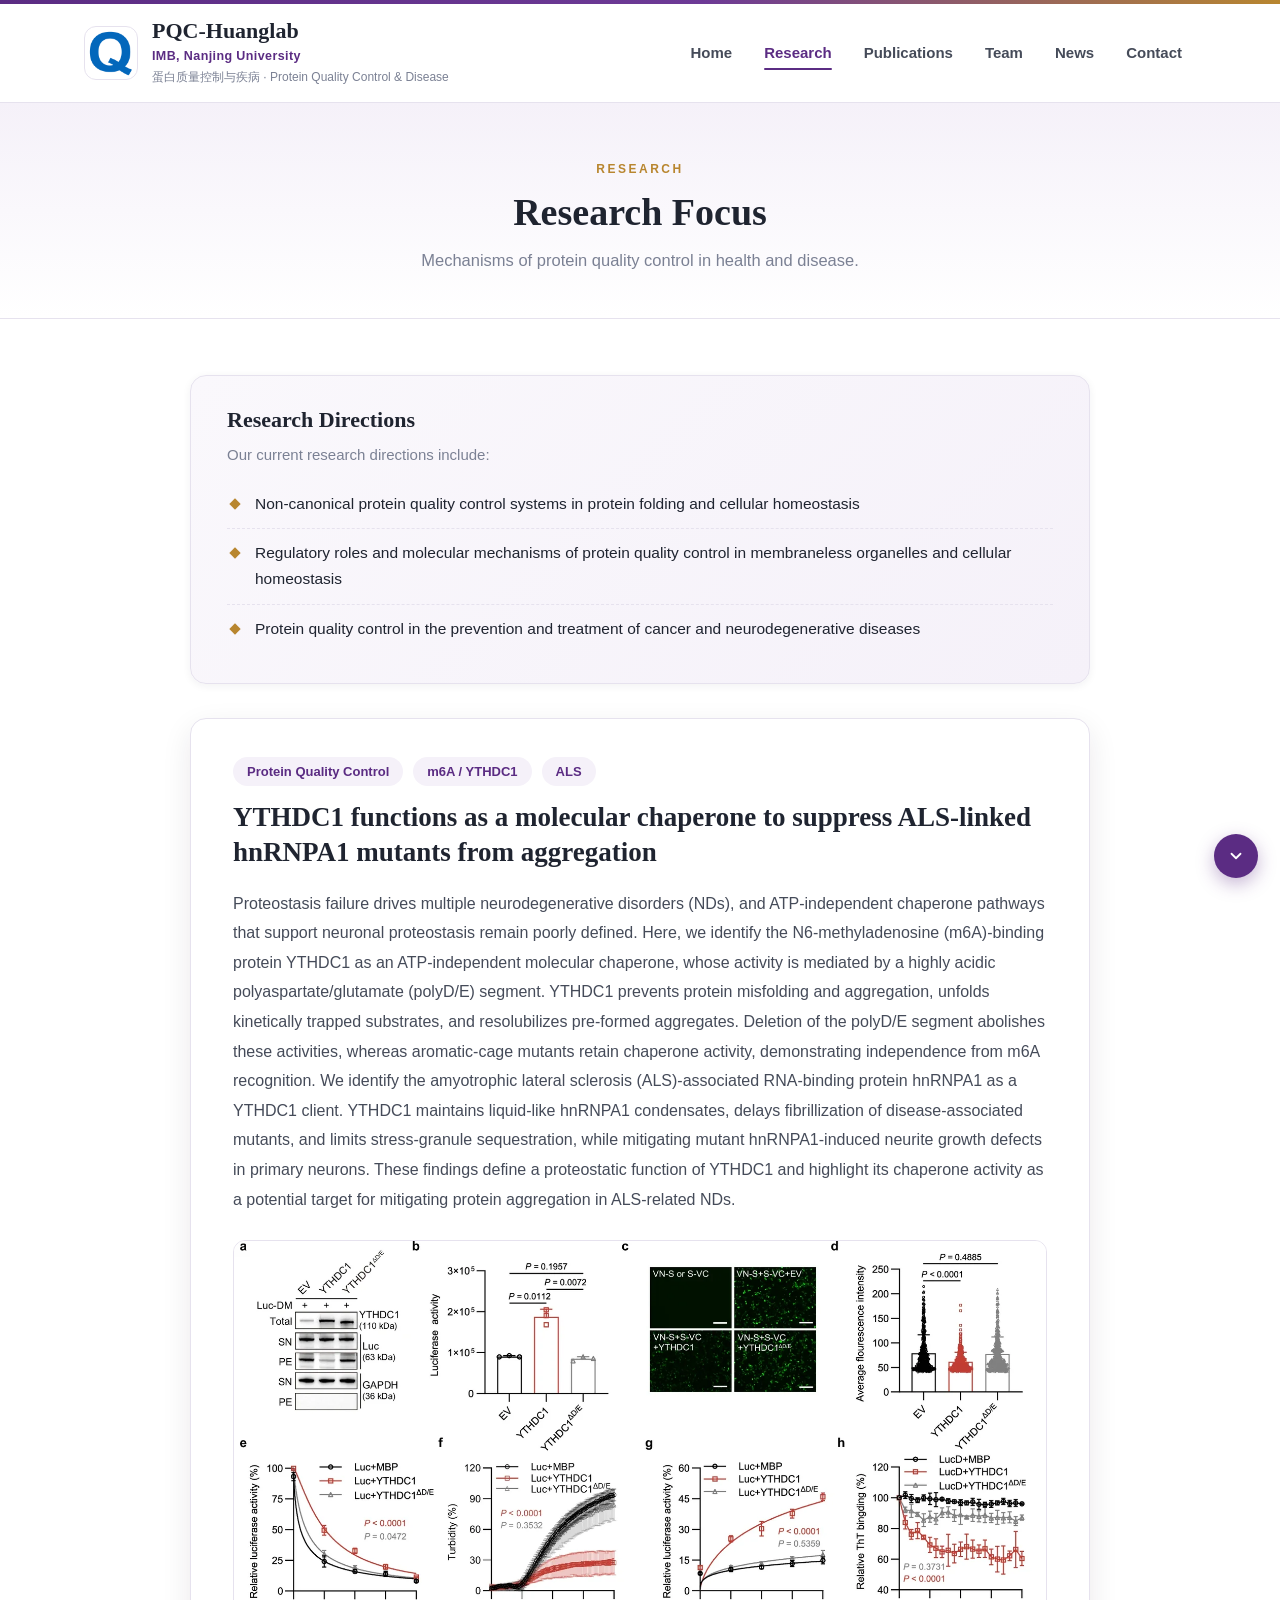
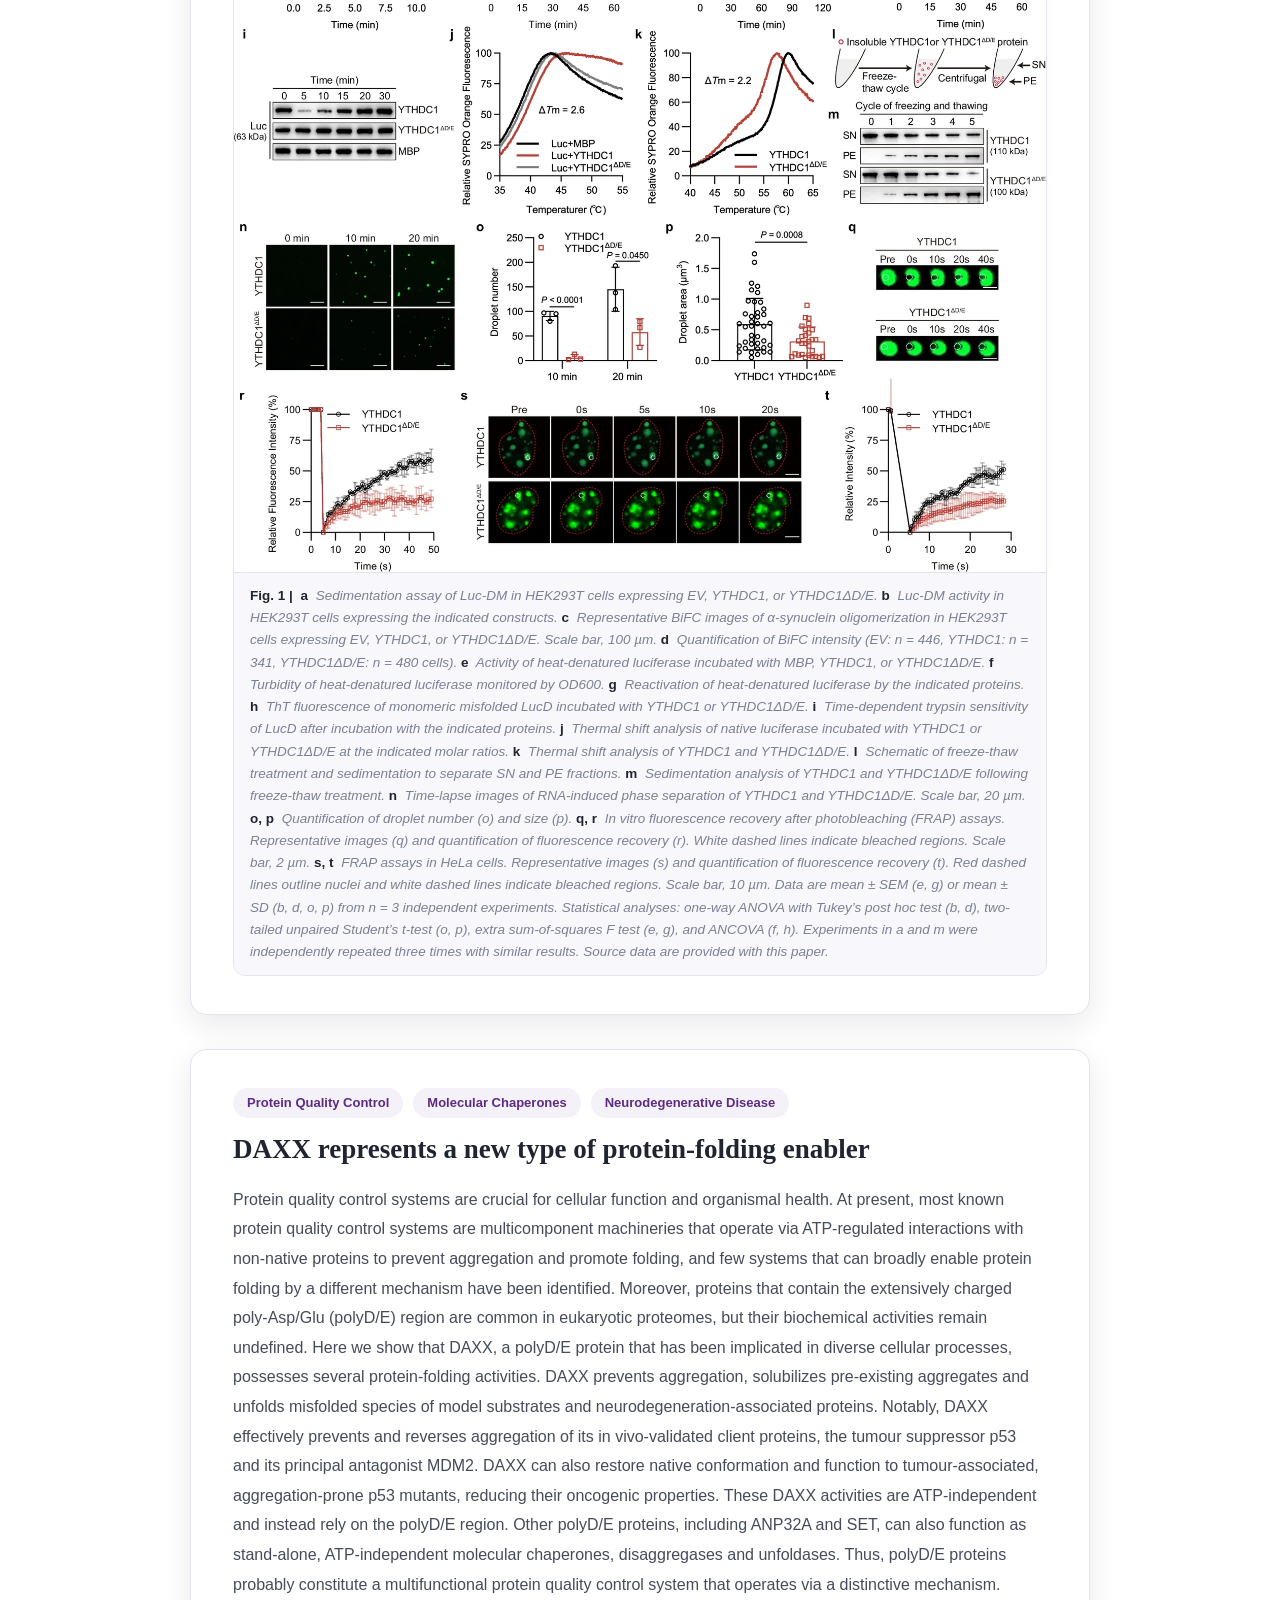
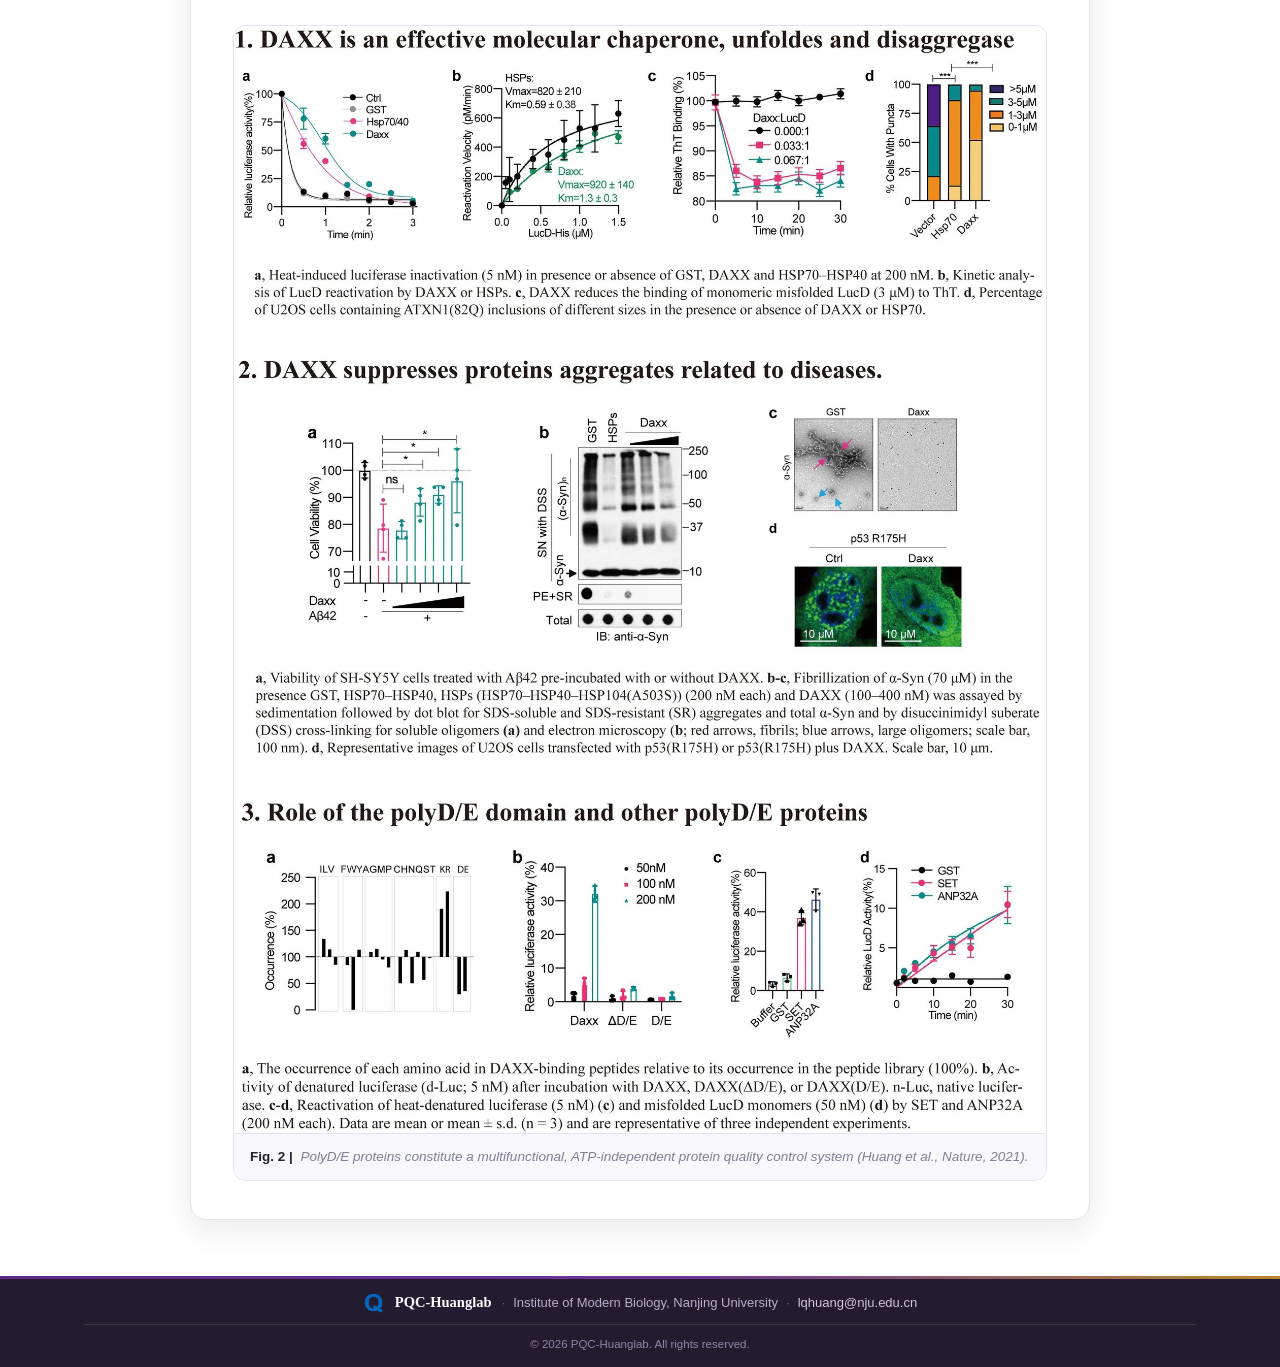
<file: research.html>
<!DOCTYPE html>
<html lang="en">
<head>
  <meta charset="UTF-8">
  <meta name="viewport" content="width=device-width, initial-scale=1.0">
  <title>Research · PQC-Huanglab</title>
  <meta name="description" content="Research of the Huang Lab: YTHDC1 as an ATP-independent chaperone suppressing ALS-linked hnRNPA1 aggregation, and DAXX / polyD/E proteins as protein-folding enablers.">
  <link rel="shortcut icon" type="image/x-icon" href="./statics/picture/logo.png">
  <link rel="stylesheet" href="./assets/css/style.css">
</head>
<body>
  <a class="skip-link" href="#main">Skip to content</a>

  <header class="site-header">
    <div class="container header-inner">
      <a class="brand" href="./index.html">
        <img class="brand-logo" src="./statics/picture/logo.png" alt="PQC-Huanglab logo">
        <span class="brand-text">
          <span class="brand-title">PQC-Huanglab</span>
          <span class="brand-sub">IMB, Nanjing University</span>
          <span class="brand-cn">蛋白质量控制与疾病 · Protein Quality Control &amp; Disease</span>
        </span>
      </a>
      <nav class="site-nav" id="site-nav" aria-label="Main navigation">
        <ul class="nav-list">
          <li><a href="./index.html">Home</a></li>
          <li><a href="./research.html" class="active">Research</a></li>
          <li><a href="./publication.html">Publications</a></li>
          <li><a href="./team.html">Team</a></li>
          <li><a href="./news.html">News</a></li>
          <li><a href="./contact.html">Contact</a></li>
        </ul>
      </nav>
      <button class="hamburger" id="hamburger" aria-label="Toggle navigation menu" aria-expanded="false" aria-controls="site-nav">
        <span></span><span></span><span></span>
      </button>
    </div>
  </header>

  <main id="main">
    <section class="page-hero">
      <div class="container">
        <div class="eyebrow">Research</div>
        <h1 class="page-title">Research Focus</h1>
        <p class="page-lead">Mechanisms of protein quality control in health and disease.</p>
      </div>
    </section>

    <section class="section">
      <div class="container">
        <!-- Research directions overview -->
        <div class="research-overview reveal">
          <h2 class="overview-title">Research Directions</h2>
          <p class="overview-lead">Our current research directions include:</p>
          <ul class="overview-list">
            <li>Non-canonical protein quality control systems in protein folding and cellular homeostasis</li>
            <li>Regulatory roles and molecular mechanisms of protein quality control in membraneless organelles and cellular homeostasis</li>
            <li>Protein quality control in the prevention and treatment of cancer and neurodegenerative diseases</li>
          </ul>
        </div>

        <!-- Research topic 1: YTHDC1 -->
        <div class="research-card reveal">
          <div class="tag-row">
            <span class="tag">Protein Quality Control</span>
            <span class="tag">m6A / YTHDC1</span>
            <span class="tag">ALS</span>
          </div>
          <h2 class="card-title">YTHDC1 functions as a molecular chaperone to suppress ALS-linked hnRNPA1 mutants from aggregation</h2>
          <p class="card-text">Proteostasis failure drives multiple neurodegenerative disorders (NDs), and ATP-independent chaperone pathways that support neuronal proteostasis remain poorly defined. Here, we identify the N6-methyladenosine (m6A)-binding protein YTHDC1 as an ATP-independent molecular chaperone, whose activity is mediated by a highly acidic polyaspartate/glutamate (polyD/E) segment. YTHDC1 prevents protein misfolding and aggregation, unfolds kinetically trapped substrates, and resolubilizes pre-formed aggregates. Deletion of the polyD/E segment abolishes these activities, whereas aromatic-cage mutants retain chaperone activity, demonstrating independence from m6A recognition. We identify the amyotrophic lateral sclerosis (ALS)-associated RNA-binding protein hnRNPA1 as a YTHDC1 client. YTHDC1 maintains liquid-like hnRNPA1 condensates, delays fibrillization of disease-associated mutants, and limits stress-granule sequestration, while mitigating mutant hnRNPA1-induced neurite growth defects in primary neurons. These findings define a proteostatic function of YTHDC1 and highlight its chaperone activity as a potential target for mitigating protein aggregation in ALS-related NDs.</p>
          <figure class="figure-frame">
            <img src="./statics/picture/small/ythdc1.webp" data-full="./statics/picture/ythdc1.png" alt="Chaperone activity assays of YTHDC1 and its polyD/E deletion mutant YTHDC1ΔD/E" loading="lazy">
            <figcaption class="figure-caption"><strong>Fig. 1 |</strong> <strong>a</strong> Sedimentation assay of Luc-DM in HEK293T cells expressing EV, YTHDC1, or YTHDC1ΔD/E. <strong>b</strong> Luc-DM activity in HEK293T cells expressing the indicated constructs. <strong>c</strong> Representative BiFC images of α-synuclein oligomerization in HEK293T cells expressing EV, YTHDC1, or YTHDC1ΔD/E. Scale bar, 100 µm. <strong>d</strong> Quantification of BiFC intensity (EV: n = 446, YTHDC1: n = 341, YTHDC1ΔD/E: n = 480 cells). <strong>e</strong> Activity of heat-denatured luciferase incubated with MBP, YTHDC1, or YTHDC1ΔD/E. <strong>f</strong> Turbidity of heat-denatured luciferase monitored by OD600. <strong>g</strong> Reactivation of heat-denatured luciferase by the indicated proteins. <strong>h</strong> ThT fluorescence of monomeric misfolded LucD incubated with YTHDC1 or YTHDC1ΔD/E. <strong>i</strong> Time-dependent trypsin sensitivity of LucD after incubation with the indicated proteins. <strong>j</strong> Thermal shift analysis of native luciferase incubated with YTHDC1 or YTHDC1ΔD/E at the indicated molar ratios. <strong>k</strong> Thermal shift analysis of YTHDC1 and YTHDC1ΔD/E. <strong>l</strong> Schematic of freeze-thaw treatment and sedimentation to separate SN and PE fractions. <strong>m</strong> Sedimentation analysis of YTHDC1 and YTHDC1ΔD/E following freeze-thaw treatment. <strong>n</strong> Time-lapse images of RNA-induced phase separation of YTHDC1 and YTHDC1ΔD/E. Scale bar, 20 µm. <strong>o, p</strong> Quantification of droplet number (o) and size (p). <strong>q, r</strong> In vitro fluorescence recovery after photobleaching (FRAP) assays. Representative images (q) and quantification of fluorescence recovery (r). White dashed lines indicate bleached regions. Scale bar, 2 µm. <strong>s, t</strong> FRAP assays in HeLa cells. Representative images (s) and quantification of fluorescence recovery (t). Red dashed lines outline nuclei and white dashed lines indicate bleached regions. Scale bar, 10 µm. Data are mean ± SEM (e, g) or mean ± SD (b, d, o, p) from n = 3 independent experiments. Statistical analyses: one-way ANOVA with Tukey’s post hoc test (b, d), two-tailed unpaired Student’s t-test (o, p), extra sum-of-squares F test (e, g), and ANCOVA (f, h). Experiments in a and m were independently repeated three times with similar results. Source data are provided with this paper.</figcaption>
          </figure>
        </div>

        <!-- Research topic 2: DAXX -->
        <div class="research-card reveal" style="margin-top: 34px;">
          <div class="tag-row">
            <span class="tag">Protein Quality Control</span>
            <span class="tag">Molecular Chaperones</span>
            <span class="tag">Neurodegenerative Disease</span>
          </div>
          <h2 class="card-title">DAXX represents a new type of protein-folding enabler</h2>
          <p class="card-text">Protein quality control systems are crucial for cellular function and organismal health. At present, most known protein quality control systems are multicomponent machineries that operate via ATP-regulated interactions with non-native proteins to prevent aggregation and promote folding, and few systems that can broadly enable protein folding by a different mechanism have been identified. Moreover, proteins that contain the extensively charged poly-Asp/Glu (polyD/E) region are common in eukaryotic proteomes, but their biochemical activities remain undefined. Here we show that DAXX, a polyD/E protein that has been implicated in diverse cellular processes, possesses several protein-folding activities. DAXX prevents aggregation, solubilizes pre-existing aggregates and unfolds misfolded species of model substrates and neurodegeneration-associated proteins. Notably, DAXX effectively prevents and reverses aggregation of its in vivo-validated client proteins, the tumour suppressor p53 and its principal antagonist MDM2. DAXX can also restore native conformation and function to tumour-associated, aggregation-prone p53 mutants, reducing their oncogenic properties. These DAXX activities are ATP-independent and instead rely on the polyD/E region. Other polyD/E proteins, including ANP32A and SET, can also function as stand-alone, ATP-independent molecular chaperones, disaggregases and unfoldases. Thus, polyD/E proteins probably constitute a multifunctional protein quality control system that operates via a distinctive mechanism.</p>
          <figure class="figure-frame">
            <img src="./statics/picture/small/research.webp" data-full="./statics/picture/research.jpg" alt="Overview of the polyD/E protein quality control system" loading="lazy">
            <figcaption class="figure-caption"><strong>Fig. 2 |</strong> PolyD/E proteins constitute a multifunctional, ATP-independent protein quality control system (Huang et al., Nature, 2021).</figcaption>
          </figure>
        </div>
      </div>
    </section>
  </main>

  <footer class="site-footer">
    <div class="container">
      <p class="footer-line1">
        <img class="footer-logo" src="./statics/picture/logo.png" alt="">
        <strong class="footer-name">PQC-Huanglab</strong>
        <span class="footer-sep">&middot;</span>
        <span>Institute of Modern Biology, Nanjing University</span>
        <span class="footer-sep">&middot;</span>
        <a href="mailto:lqhuang@nju.edu.cn">lqhuang@nju.edu.cn</a>
      </p>
      <div class="footer-line2">
        <span>&copy; <span id="footer-year">2026</span> PQC-Huanglab. <span class="footer-long">All rights reserved.</span></span>
        <span class="visit-stats" id="visitStats" hidden>
          <svg width="14" height="14" viewBox="0 0 24 24" fill="none" stroke="currentColor" stroke-width="2" stroke-linecap="round" stroke-linejoin="round" aria-hidden="true"><path d="M1 12s4-8 11-8 11 8 11 8-4 8-11 8-11-8-11-8z"/><circle cx="12" cy="12" r="3"/></svg>
          <span>Visits <strong id="busuanzi_value_site_pv">&#8211;</strong></span>
          <span class="visit-sep">&middot;</span>
          <span>Visitors <strong id="busuanzi_value_site_uv">&#8211;</strong></span>
        </span>
      </div>
    </div>
  </footer>

  <div class="float-buttons">
    <button id="backToTop" aria-label="Back to top">
      <svg width="18" height="18" viewBox="0 0 24 24" fill="none" stroke="currentColor" stroke-width="2.4" stroke-linecap="round" stroke-linejoin="round" aria-hidden="true"><polyline points="18 15 12 9 6 15"/></svg>
    </button>
    <button id="goToBottom" aria-label="Go to bottom">
      <svg width="18" height="18" viewBox="0 0 24 24" fill="none" stroke="currentColor" stroke-width="2.4" stroke-linecap="round" stroke-linejoin="round" aria-hidden="true"><polyline points="6 9 12 15 18 9"/></svg>
    </button>
  </div>

  <script src="./assets/js/site-data.js"></script>
  <script src="./assets/js/main.js" defer></script>
</body>
</html>
</file>
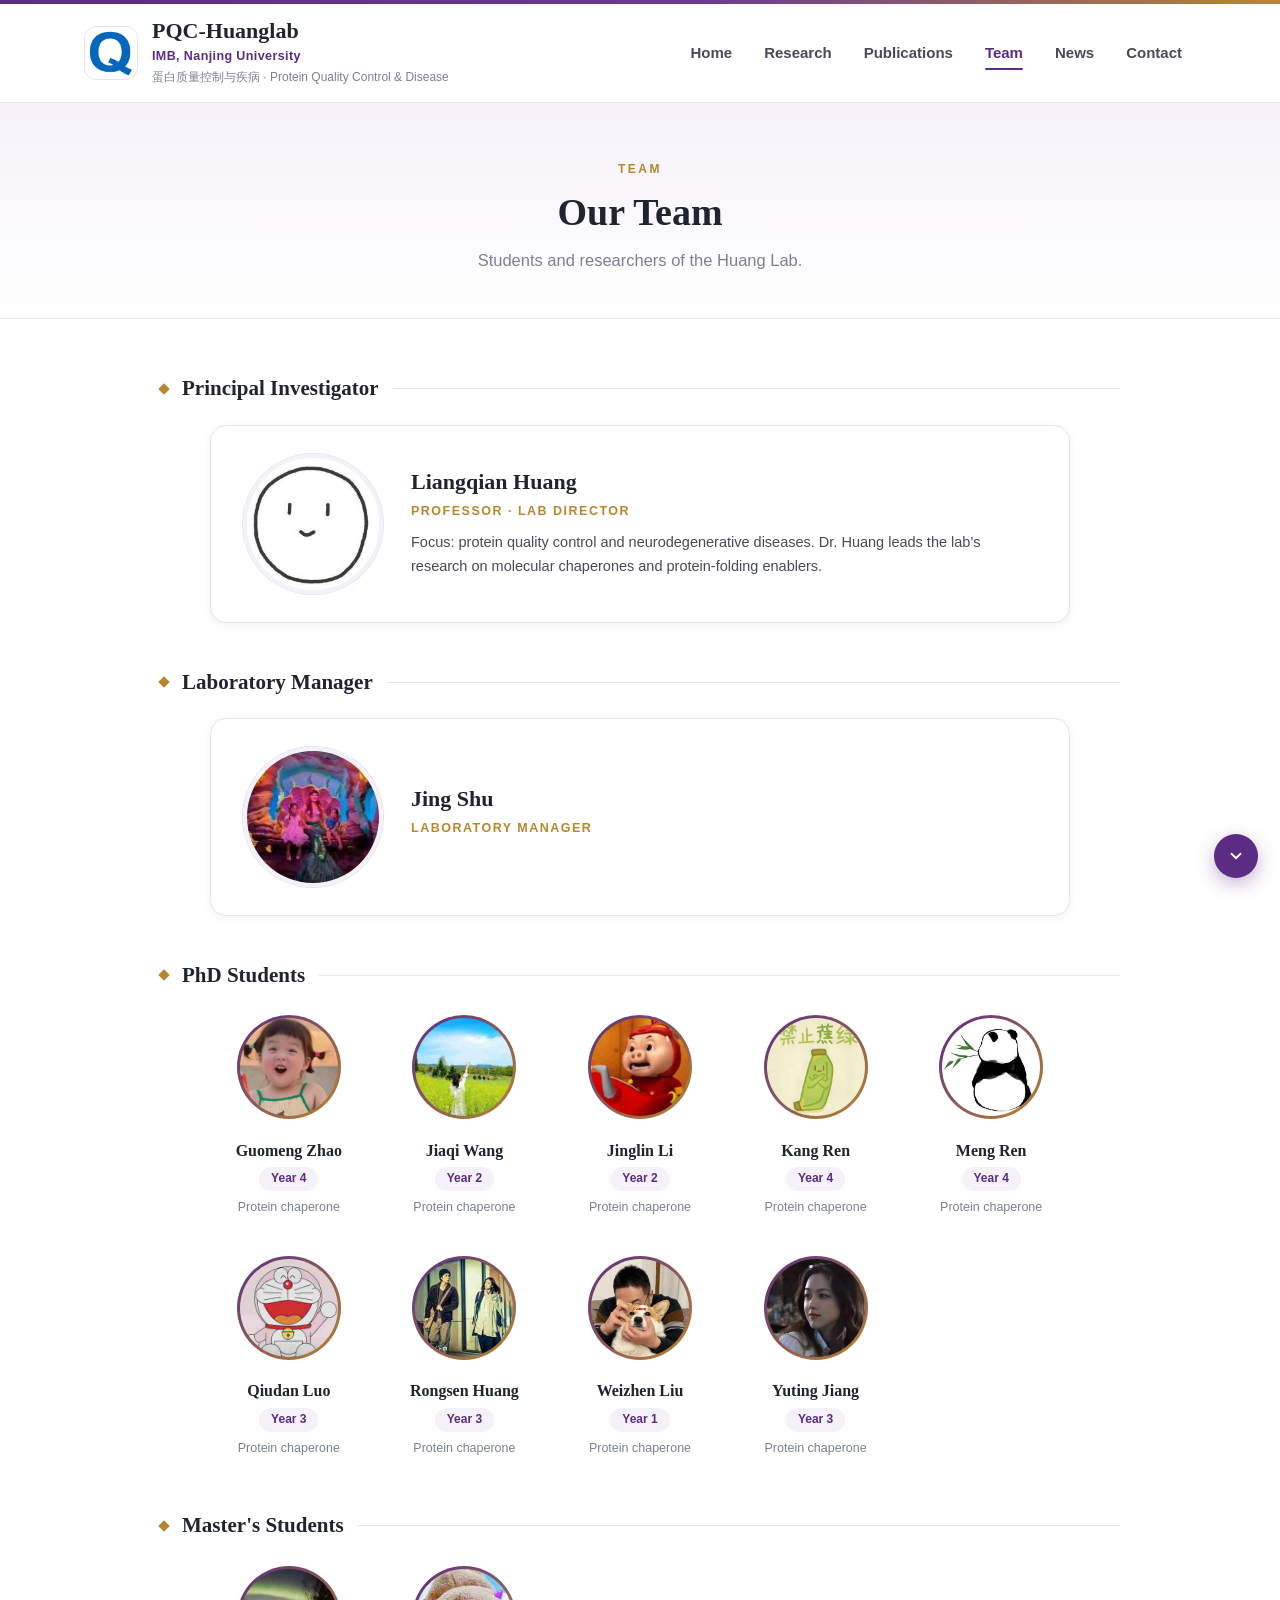
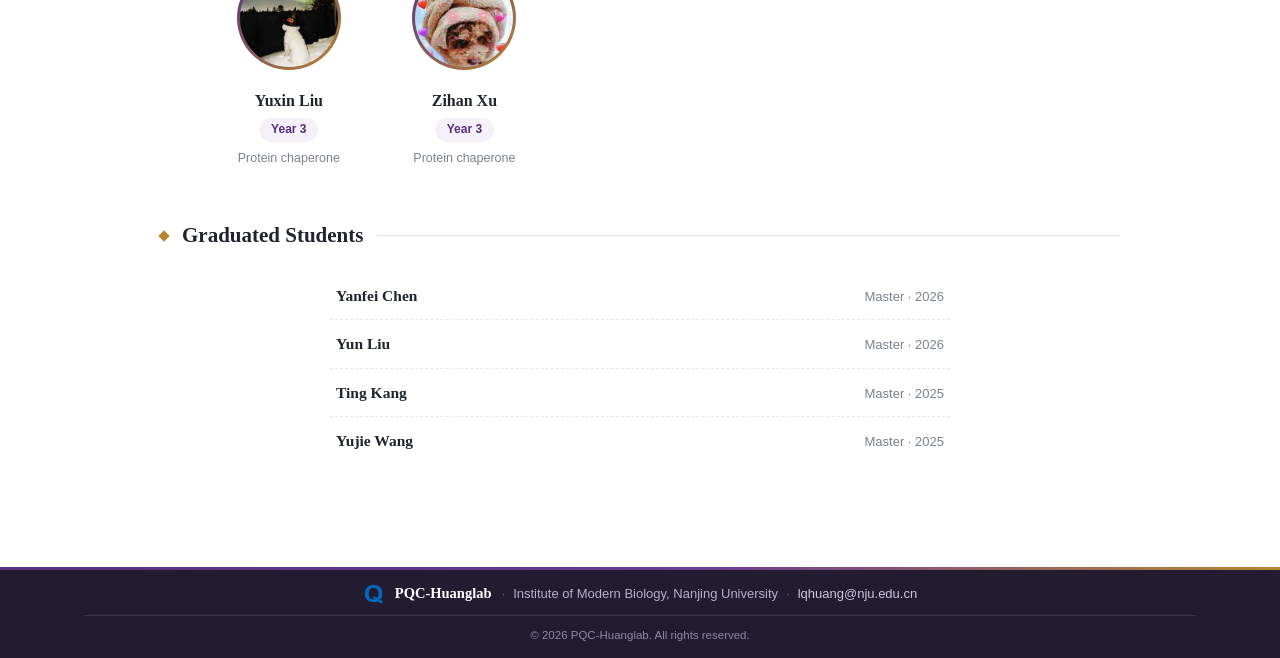
<file: team.html>
<!DOCTYPE html>
<html lang="en">
<head>
  <meta charset="UTF-8">
  <meta name="viewport" content="width=device-width, initial-scale=1.0">
  <title>Team · PQC-Huanglab</title>
  <meta name="description" content="Members of the Huang Lab of Protein Quality Control — principal investigator, students and alumni.">
  <link rel="shortcut icon" type="image/x-icon" href="./statics/picture/logo.png">
  <link rel="stylesheet" href="./assets/css/style.css">
</head>
<body>
  <a class="skip-link" href="#main">Skip to content</a>

  <header class="site-header">
    <div class="container header-inner">
      <a class="brand" href="./index.html">
        <img class="brand-logo" src="./statics/picture/logo.png" alt="PQC-Huanglab logo">
        <span class="brand-text">
          <span class="brand-title">PQC-Huanglab</span>
          <span class="brand-sub">IMB, Nanjing University</span>
          <span class="brand-cn">蛋白质量控制与疾病 · Protein Quality Control &amp; Disease</span>
        </span>
      </a>
      <nav class="site-nav" id="site-nav" aria-label="Main navigation">
        <ul class="nav-list">
          <li><a href="./index.html">Home</a></li>
          <li><a href="./research.html">Research</a></li>
          <li><a href="./publication.html">Publications</a></li>
          <li><a href="./team.html" class="active">Team</a></li>
          <li><a href="./news.html">News</a></li>
          <li><a href="./contact.html">Contact</a></li>
        </ul>
      </nav>
      <button class="hamburger" id="hamburger" aria-label="Toggle navigation menu" aria-expanded="false" aria-controls="site-nav">
        <span></span><span></span><span></span>
      </button>
    </div>
  </header>

  <main id="main">
    <section class="page-hero">
      <div class="container">
        <div class="eyebrow">Team</div>
        <h1 class="page-title">Our Team</h1>
        <p class="page-lead">Students and researchers of the Huang Lab.</p>
      </div>
    </section>

    <section class="section">
      <div class="container">
        <!-- Principal Investigator -->
        <div class="team-group reveal">
          <h2 class="group-title">Principal Investigator</h2>
          <div class="team-lead">
            <img class="team-lead-photo" src="./statics/teampic/huang.jpg" alt="Liangqian Huang">
            <div>
              <h3 class="team-lead-name">Liangqian Huang</h3>
              <div class="team-lead-role">Professor · Lab Director</div>
              <p class="team-lead-bio">Focus: protein quality control and neurodegenerative diseases. Dr. Huang leads the lab's research on molecular chaperones and protein-folding enablers.</p>
            </div>
          </div>
        </div>

        <!-- Laboratory Manager -->
        <div class="team-group reveal">
          <h2 class="group-title">Laboratory Manager</h2>
          <div class="team-lead">
            <img class="team-lead-photo" src="./statics/teampic/shu.jpg" alt="Jing Shu">
            <div>
              <h3 class="team-lead-name">Jing Shu</h3>
              <div class="team-lead-role">Laboratory Manager</div>
            </div>
          </div>
        </div>

        <!-- PhD Students -->
        <div class="team-group reveal">
          <h2 class="group-title">PhD Students</h2>
          <div class="members-grid">
            <div class="member-card">
              <img src="./statics/teampic/zhaoguomeng.jpg" alt="Guomeng Zhao" class="member-avatar">
              <h3 class="member-name">Guomeng Zhao</h3>
              <div class="member-role">Year 4</div>
              <div class="member-bio">Protein chaperone</div>
            </div>
            <div class="member-card">
              <img src="./statics/teampic/wangjiaqi.jpg" alt="Jiaqi Wang" class="member-avatar">
              <h3 class="member-name">Jiaqi Wang</h3>
              <div class="member-role">Year 2</div>
              <div class="member-bio">Protein chaperone</div>
            </div>
            <div class="member-card">
              <img src="./statics/teampic/lijinglin.jpg" alt="Jinglin Li" class="member-avatar">
              <h3 class="member-name">Jinglin Li</h3>
              <div class="member-role">Year 2</div>
              <div class="member-bio">Protein chaperone</div>
            </div>
            <div class="member-card">
              <img src="./statics/teampic/renkang.jpg" alt="Kang Ren" class="member-avatar">
              <h3 class="member-name">Kang Ren</h3>
              <div class="member-role">Year 4</div>
              <div class="member-bio">Protein chaperone</div>
            </div>
            <div class="member-card">
              <img src="./statics/teampic/renmeng.jpg" alt="Meng Ren" class="member-avatar">
              <h3 class="member-name">Meng Ren</h3>
              <div class="member-role">Year 4</div>
              <div class="member-bio">Protein chaperone</div>
            </div>
            <div class="member-card">
              <img src="./statics/teampic/luoqiudan.jpg" alt="Qiudan Luo" class="member-avatar">
              <h3 class="member-name">Qiudan Luo</h3>
              <div class="member-role">Year 3</div>
              <div class="member-bio">Protein chaperone</div>
            </div>
            <div class="member-card">
              <img src="./statics/teampic/huangrongsen.jpg" alt="Rongsen Huang" class="member-avatar">
              <h3 class="member-name">Rongsen Huang</h3>
              <div class="member-role">Year 3</div>
              <div class="member-bio">Protein chaperone</div>
            </div>
            <div class="member-card">
              <img src="./statics/teampic/liuweizhen.jpg" alt="Weizhen Liu" class="member-avatar">
              <h3 class="member-name">Weizhen Liu</h3>
              <div class="member-role">Year 1</div>
              <div class="member-bio">Protein chaperone</div>
            </div>
            <div class="member-card">
              <img src="./statics/teampic/jiangyuting.jpg" alt="Yuting Jiang" class="member-avatar">
              <h3 class="member-name">Yuting Jiang</h3>
              <div class="member-role">Year 3</div>
              <div class="member-bio">Protein chaperone</div>
            </div>
          </div>
        </div>

        <!-- Master's Students -->
        <div class="team-group reveal">
          <h2 class="group-title">Master's Students</h2>
          <div class="members-grid">
            <div class="member-card">
              <img src="./statics/teampic/liuyuxin.jpg" alt="Yuxin Liu" class="member-avatar">
              <h3 class="member-name">Yuxin Liu</h3>
              <div class="member-role">Year 3</div>
              <div class="member-bio">Protein chaperone</div>
            </div>
            <div class="member-card">
              <img src="./statics/teampic/xuzihan.jpg" alt="Zihan Xu" class="member-avatar">
              <h3 class="member-name">Zihan Xu</h3>
              <div class="member-role">Year 3</div>
              <div class="member-bio">Protein chaperone</div>
            </div>
          </div>
        </div>

        <!-- Graduated Students -->
        <div class="team-group reveal">
          <h2 class="group-title">Graduated Students</h2>
          <ul class="alumni-list">
            <li class="alumni-item">
              <span class="alumni-name">Yanfei Chen</span>
              <span class="alumni-meta">Master · 2026</span>
            </li>
            <li class="alumni-item">
              <span class="alumni-name">Yun Liu</span>
              <span class="alumni-meta">Master · 2026</span>
            </li>
            <li class="alumni-item">
              <span class="alumni-name">Ting Kang</span>
              <span class="alumni-meta">Master · 2025</span>
            </li>
            <li class="alumni-item">
              <span class="alumni-name">Yujie Wang</span>
              <span class="alumni-meta">Master · 2025</span>
            </li>
          </ul>
        </div>
      </div>
    </section>
  </main>

  <footer class="site-footer">
    <div class="container">
      <p class="footer-line1">
        <img class="footer-logo" src="./statics/picture/logo.png" alt="">
        <strong class="footer-name">PQC-Huanglab</strong>
        <span class="footer-sep">&middot;</span>
        <span>Institute of Modern Biology, Nanjing University</span>
        <span class="footer-sep">&middot;</span>
        <a href="mailto:lqhuang@nju.edu.cn">lqhuang@nju.edu.cn</a>
      </p>
      <div class="footer-line2">
        <span>&copy; <span id="footer-year">2026</span> PQC-Huanglab. <span class="footer-long">All rights reserved.</span></span>
        <span class="visit-stats" id="visitStats" hidden>
          <svg width="14" height="14" viewBox="0 0 24 24" fill="none" stroke="currentColor" stroke-width="2" stroke-linecap="round" stroke-linejoin="round" aria-hidden="true"><path d="M1 12s4-8 11-8 11 8 11 8-4 8-11 8-11-8-11-8z"/><circle cx="12" cy="12" r="3"/></svg>
          <span>Visits <strong id="busuanzi_value_site_pv">&#8211;</strong></span>
          <span class="visit-sep">&middot;</span>
          <span>Visitors <strong id="busuanzi_value_site_uv">&#8211;</strong></span>
        </span>
      </div>
    </div>
  </footer>

  <div class="float-buttons">
    <button id="backToTop" aria-label="Back to top">
      <svg width="18" height="18" viewBox="0 0 24 24" fill="none" stroke="currentColor" stroke-width="2.4" stroke-linecap="round" stroke-linejoin="round" aria-hidden="true"><polyline points="18 15 12 9 6 15"/></svg>
    </button>
    <button id="goToBottom" aria-label="Go to bottom">
      <svg width="18" height="18" viewBox="0 0 24 24" fill="none" stroke="currentColor" stroke-width="2.4" stroke-linecap="round" stroke-linejoin="round" aria-hidden="true"><polyline points="6 9 12 15 18 9"/></svg>
    </button>
  </div>

  <script src="./assets/js/site-data.js"></script>
  <script src="./assets/js/main.js" defer></script>
</body>
</html>
</file>
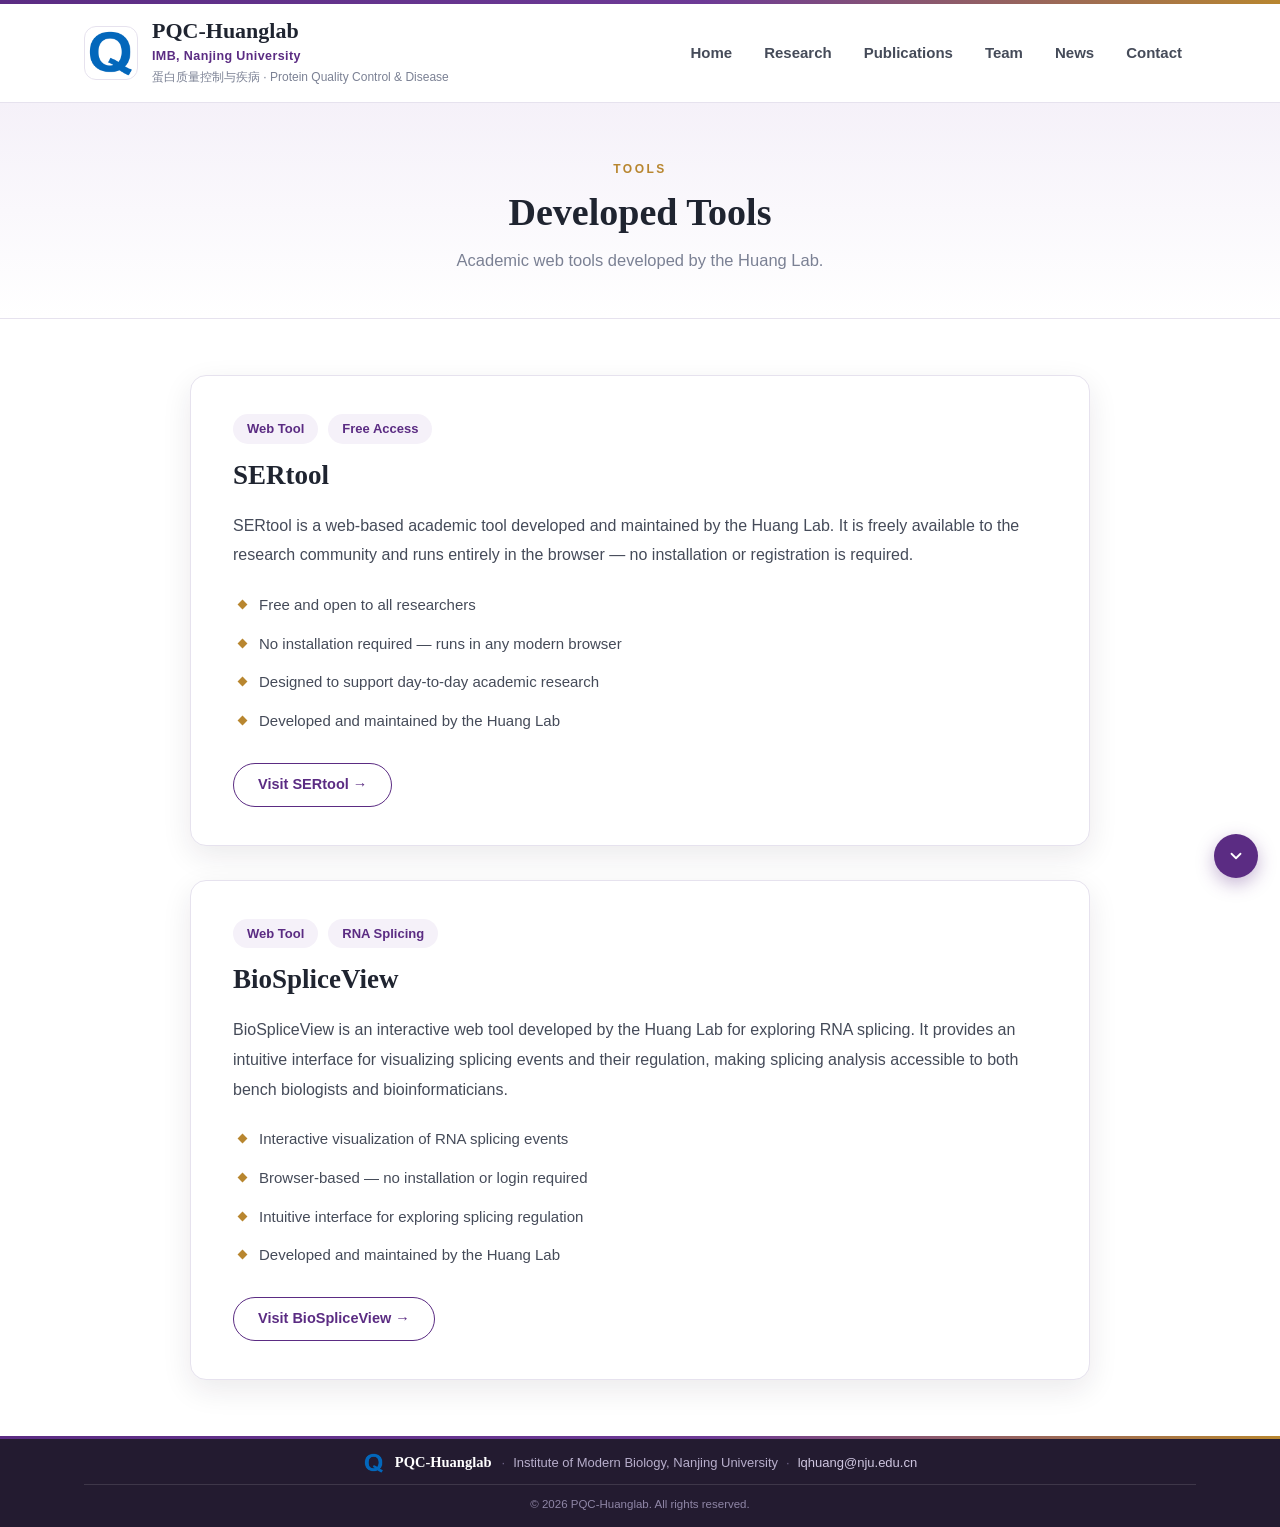
<file: tools.html>
<!DOCTYPE html>
<html lang="en">
<head>
  <meta charset="UTF-8">
  <meta name="viewport" content="width=device-width, initial-scale=1.0">
  <title>Developed Tools · PQC-Huanglab</title>
  <meta name="description" content="Academic web tools developed by the Huang Lab: SERtool and BioSpliceView.">
  <link rel="shortcut icon" type="image/x-icon" href="./statics/picture/logo.png">
  <link rel="stylesheet" href="./assets/css/style.css">
</head>
<body>
  <a class="skip-link" href="#main">Skip to content</a>

  <header class="site-header">
    <div class="container header-inner">
      <a class="brand" href="./index.html">
        <img class="brand-logo" src="./statics/picture/logo.png" alt="PQC-Huanglab logo">
        <span class="brand-text">
          <span class="brand-title">PQC-Huanglab</span>
          <span class="brand-sub">IMB, Nanjing University</span>
          <span class="brand-cn">蛋白质量控制与疾病 · Protein Quality Control &amp; Disease</span>
        </span>
      </a>
      <nav class="site-nav" id="site-nav" aria-label="Main navigation">
        <ul class="nav-list">
          <li><a href="./index.html">Home</a></li>
          <li><a href="./research.html">Research</a></li>
          <li><a href="./publication.html">Publications</a></li>
          <li><a href="./team.html">Team</a></li>
          <li><a href="./news.html">News</a></li>
          <li><a href="./contact.html">Contact</a></li>
        </ul>
      </nav>
      <button class="hamburger" id="hamburger" aria-label="Toggle navigation menu" aria-expanded="false" aria-controls="site-nav">
        <span></span><span></span><span></span>
      </button>
    </div>
  </header>

  <main id="main">
    <section class="page-hero">
      <div class="container">
        <div class="eyebrow">Tools</div>
        <h1 class="page-title">Developed Tools</h1>
        <p class="page-lead">Academic web tools developed by the Huang Lab.</p>
      </div>
    </section>

    <section class="section">
      <div class="container">
        <!-- Tool 1: SERtool -->
        <div class="research-card reveal">
          <div class="tag-row">
            <span class="tag">Web Tool</span>
            <span class="tag">Free Access</span>
          </div>
          <h2 class="card-title">SERtool</h2>
          <p class="card-text">SERtool is a web-based academic tool developed and maintained by the Huang Lab. It is freely available to the research community and runs entirely in the browser — no installation or registration is required.</p>
          <ul class="feature-list">
            <li>Free and open to all researchers</li>
            <li>No installation required — runs in any modern browser</li>
            <li>Designed to support day-to-day academic research</li>
            <li>Developed and maintained by the Huang Lab</li>
          </ul>
          <div class="tool-actions">
            <a class="btn btn-outline" href="https://www.sertool.net" target="_blank" rel="noopener">Visit SERtool →</a>
          </div>
        </div>

        <!-- Tool 2: BioSpliceView -->
        <div class="research-card reveal" style="margin-top: 34px;">
          <div class="tag-row">
            <span class="tag">Web Tool</span>
            <span class="tag">RNA Splicing</span>
          </div>
          <h2 class="card-title">BioSpliceView</h2>
          <p class="card-text">BioSpliceView is an interactive web tool developed by the Huang Lab for exploring RNA splicing. It provides an intuitive interface for visualizing splicing events and their regulation, making splicing analysis accessible to both bench biologists and bioinformaticians.</p>
          <ul class="feature-list">
            <li>Interactive visualization of RNA splicing events</li>
            <li>Browser-based — no installation or login required</li>
            <li>Intuitive interface for exploring splicing regulation</li>
            <li>Developed and maintained by the Huang Lab</li>
          </ul>
          <div class="tool-actions">
            <a class="btn btn-outline" href="https://www.spliceview.cn/BioSpliceView" target="_blank" rel="noopener">Visit BioSpliceView →</a>
          </div>
        </div>
      </div>
    </section>
  </main>

  <footer class="site-footer">
    <div class="container">
      <p class="footer-line1">
        <img class="footer-logo" src="./statics/picture/logo.png" alt="">
        <strong class="footer-name">PQC-Huanglab</strong>
        <span class="footer-sep">&middot;</span>
        <span>Institute of Modern Biology, Nanjing University</span>
        <span class="footer-sep">&middot;</span>
        <a href="mailto:lqhuang@nju.edu.cn">lqhuang@nju.edu.cn</a>
      </p>
      <div class="footer-line2">
        <span>&copy; <span id="footer-year">2026</span> PQC-Huanglab. <span class="footer-long">All rights reserved.</span></span>
        <span class="visit-stats" id="visitStats" hidden>
          <svg width="14" height="14" viewBox="0 0 24 24" fill="none" stroke="currentColor" stroke-width="2" stroke-linecap="round" stroke-linejoin="round" aria-hidden="true"><path d="M1 12s4-8 11-8 11 8 11 8-4 8-11 8-11-8-11-8z"/><circle cx="12" cy="12" r="3"/></svg>
          <span>Visits <strong id="busuanzi_value_site_pv">&#8211;</strong></span>
          <span class="visit-sep">&middot;</span>
          <span>Visitors <strong id="busuanzi_value_site_uv">&#8211;</strong></span>
        </span>
      </div>
    </div>
  </footer>

  <div class="float-buttons">
    <button id="backToTop" aria-label="Back to top">
      <svg width="18" height="18" viewBox="0 0 24 24" fill="none" stroke="currentColor" stroke-width="2.4" stroke-linecap="round" stroke-linejoin="round" aria-hidden="true"><polyline points="18 15 12 9 6 15"/></svg>
    </button>
    <button id="goToBottom" aria-label="Go to bottom">
      <svg width="18" height="18" viewBox="0 0 24 24" fill="none" stroke="currentColor" stroke-width="2.4" stroke-linecap="round" stroke-linejoin="round" aria-hidden="true"><polyline points="6 9 12 15 18 9"/></svg>
    </button>
  </div>

  <script src="./assets/js/site-data.js"></script>
  <script src="./assets/js/main.js" defer></script>
</body>
</html>
</file>
<file: assets/css/style.css>
/* ==========================================================================
   PQC-Huanglab — shared stylesheet
   Huang Lab of Protein Quality Control · IMB, Nanjing University
   ========================================================================== */

/* ---------- Design tokens ---------- */
:root {
  --primary: #5b2c83;        /* deep academic purple */
  --primary-dark: #452063;
  --primary-soft: #6d3a96;
  --primary-050: #f5f1f9;
  --gold: #b8862f;           /* scholarly gold accent */
  --ink: #1f2430;
  --body-color: #454b59;
  --muted: #7b8194;
  --line: #e6e2ee;
  --bg: #ffffff;
  --bg-soft: #f8f7fb;
  --footer-bg: #231b30;
  --shadow-sm: 0 2px 8px rgba(35, 27, 48, 0.06);
  --shadow-md: 0 10px 30px rgba(35, 27, 48, 0.09);
  --radius: 12px;
  --font-serif: Georgia, "Times New Roman", "Noto Serif SC", "Songti SC", "SimSun", serif;
  --font-sans: "Segoe UI", "Helvetica Neue", Arial, "PingFang SC", "Hiragino Sans GB", "Microsoft YaHei", sans-serif;
}

/* ---------- Base ---------- */
* {
  margin: 0;
  padding: 0;
  box-sizing: border-box;
}

[hidden] {
  display: none !important;
}

html {
  scroll-behavior: smooth;
}

body {
  min-height: 100vh;
  display: flex;
  flex-direction: column;
  font-family: var(--font-sans);
  font-size: 16px;
  line-height: 1.65;
  color: var(--body-color);
  background: var(--bg);
  -webkit-font-smoothing: antialiased;
}

main {
  flex: 1;
}

img {
  max-width: 100%;
}

h1, h2, h3, h4 {
  font-family: var(--font-serif);
  color: var(--ink);
  line-height: 1.3;
}

a {
  color: var(--primary);
}

::selection {
  background: var(--primary);
  color: #fff;
}

:focus-visible {
  outline: 2px solid var(--primary);
  outline-offset: 2px;
  border-radius: 4px;
}

.container {
  width: 100%;
  max-width: 1160px;
  margin: 0 auto;
  padding: 0 24px;
}

.section {
  padding: 56px 0;
}

.section-soft {
  background: var(--bg-soft);
  border-top: 1px solid var(--line);
  border-bottom: 1px solid var(--line);
}

/* ---------- Typography helpers ---------- */
.eyebrow {
  display: inline-block;
  font-size: 12px;
  font-weight: 700;
  letter-spacing: 2.5px;
  text-transform: uppercase;
  color: var(--gold);
  margin-bottom: 8px;
}

.section-head {
  text-align: center;
  margin-bottom: 36px;
}

.section-title {
  font-size: clamp(26px, 3.4vw, 34px);
}

.section-head .section-title::after {
  content: "";
  display: block;
  width: 44px;
  height: 3px;
  margin: 14px auto 0;
  border-radius: 2px;
  background: linear-gradient(90deg, var(--primary), var(--gold));
}

/* ---------- Buttons ---------- */
.btn {
  display: inline-block;
  font-size: 14.5px;
  font-weight: 600;
  text-decoration: none;
  border-radius: 999px;
  padding: 9px 24px;
  transition: all 0.25s ease;
}

.btn-outline {
  border: 1.5px solid var(--primary);
  color: var(--primary);
  background: transparent;
}

.btn-outline:hover {
  background: var(--primary);
  color: #fff;
}

.btn-mini {
  display: inline-block;
  font-size: 12.5px;
  font-weight: 600;
  color: var(--primary);
  border: 1px solid var(--primary);
  border-radius: 999px;
  padding: 3px 14px;
  text-decoration: none;
  transition: all 0.2s ease;
}

.btn-mini:hover {
  background: var(--primary);
  color: #fff;
}

/* ---------- Skip link (accessibility) ---------- */
.skip-link {
  position: absolute;
  left: -9999px;
  top: 0;
  background: var(--primary);
  color: #fff;
  padding: 10px 18px;
  border-radius: 0 0 8px 0;
  z-index: 200;
}

.skip-link:focus {
  left: 0;
}

/* ==========================================================================
   Header & navigation
   ========================================================================== */
.site-header {
  position: sticky;
  top: 0;
  z-index: 100;
  background: rgba(255, 255, 255, 0.96);
  backdrop-filter: blur(8px);
  border-bottom: 1px solid var(--line);
}

.site-header::before {
  content: "";
  display: block;
  height: 4px;
  background: linear-gradient(90deg, var(--primary), var(--primary-soft) 55%, var(--gold));
}

.header-inner {
  display: flex;
  align-items: center;
  justify-content: space-between;
  gap: 24px;
  padding-top: 14px;
  padding-bottom: 14px;
}

.brand {
  display: flex;
  align-items: center;
  gap: 14px;
  text-decoration: none;
  min-width: 0;
}

.brand-logo {
  width: 54px;
  height: 54px;
  border-radius: 12px;
  border: 1px solid var(--line);
  object-fit: cover;
  flex-shrink: 0;
}

.brand-text {
  display: flex;
  flex-direction: column;
  min-width: 0;
}

.brand-title {
  font-family: var(--font-serif);
  font-size: 22px;
  font-weight: 700;
  color: var(--ink);
  line-height: 1.2;
}

.brand-sub {
  font-size: 12.5px;
  font-weight: 600;
  letter-spacing: 0.4px;
  color: var(--primary);
  margin-top: 2px;
}

.brand-cn {
  font-size: 12px;
  color: var(--muted);
  margin-top: 1px;
  white-space: nowrap;
  overflow: hidden;
  text-overflow: ellipsis;
}

.nav-list {
  display: flex;
  gap: 4px;
  list-style: none;
}

.nav-list a {
  position: relative;
  display: block;
  padding: 10px 14px;
  font-size: 15px;
  font-weight: 600;
  color: var(--body-color);
  text-decoration: none;
  border-radius: 8px;
  transition: color 0.2s ease, background 0.2s ease;
  white-space: nowrap;
}

.nav-list a:hover {
  color: var(--primary);
  background: var(--primary-050);
}

.nav-list a.active {
  color: var(--primary);
}

.nav-list a.active::after {
  content: "";
  position: absolute;
  left: 14px;
  right: 14px;
  bottom: 5px;
  height: 2px;
  border-radius: 2px;
  background: var(--primary);
}

/* Hamburger (mobile only) */
.hamburger {
  display: none;
  flex-direction: column;
  justify-content: center;
  gap: 5px;
  width: 42px;
  height: 42px;
  padding: 9px;
  border: 1px solid var(--line);
  border-radius: 10px;
  background: #fff;
  cursor: pointer;
  flex-shrink: 0;
}

.hamburger span {
  display: block;
  height: 2px;
  width: 100%;
  border-radius: 2px;
  background: var(--ink);
  transition: transform 0.3s ease, opacity 0.3s ease;
}

body.nav-open .hamburger span:nth-child(1) {
  transform: translateY(7px) rotate(45deg);
}

body.nav-open .hamburger span:nth-child(2) {
  opacity: 0;
}

body.nav-open .hamburger span:nth-child(3) {
  transform: translateY(-7px) rotate(-45deg);
}

/* ==========================================================================
   Sub-page hero band
   ========================================================================== */
.page-hero {
  text-align: center;
  padding: 52px 0 44px;
  background: linear-gradient(180deg, var(--primary-050) 0%, rgba(255, 255, 255, 0) 100%);
  border-bottom: 1px solid var(--line);
}

.page-title {
  font-size: clamp(28px, 4vw, 38px);
}

.page-lead {
  max-width: 620px;
  margin: 10px auto 0;
  font-size: 16.5px;
  color: var(--muted);
}

/* ==========================================================================
   Homepage — hero slider
   ========================================================================== */
.hero-section {
  padding: 28px 0 0;
}

.hero-slider {
  position: relative;
  height: clamp(240px, 36vw, 420px);
  border-radius: 16px;
  overflow: hidden;
  background: var(--ink);
  box-shadow: var(--shadow-md);
}

.hero-slide {
  position: absolute;
  inset: 0;
  opacity: 0;
  transition: opacity 1.1s ease;
  pointer-events: none;
}

.hero-slide.is-active {
  opacity: 1;
  pointer-events: auto;
}

.hero-slide img {
  width: 100%;
  height: 100%;
  object-fit: cover;
  display: block;
  /* Slow zoom on the active slide. A transition (not an animation) keeps the
     outgoing slide at its current scale while it fades out instead of
     snapping back to scale(1). */
  transform: scale(1);
  transition: transform 8s ease-out;
}

.hero-slide.is-active img {
  transform: scale(1.07);
}

.hero-arrow {
  position: absolute;
  top: 50%;
  transform: translateY(-50%);
  width: 42px;
  height: 42px;
  border: none;
  border-radius: 50%;
  background: rgba(255, 255, 255, 0.85);
  color: var(--ink);
  font-size: 26px;
  line-height: 1;
  cursor: pointer;
  display: flex;
  align-items: center;
  justify-content: center;
  padding-bottom: 4px;
  box-shadow: var(--shadow-sm);
  opacity: 0;
  transition: opacity 0.25s ease, background 0.25s ease;
  z-index: 5;
}

.hero-slider:hover .hero-arrow,
.hero-arrow:focus-visible {
  opacity: 1;
}

.hero-arrow:hover {
  background: #fff;
}

.hero-arrow.prev { left: 14px; }
.hero-arrow.next { right: 14px; }

.hero-dots {
  position: absolute;
  left: 0;
  right: 0;
  bottom: 14px;
  display: flex;
  justify-content: center;
  gap: 8px;
  z-index: 5;
}

.hero-dot {
  width: 9px;
  height: 9px;
  padding: 0;
  border: none;
  border-radius: 999px;
  background: rgba(255, 255, 255, 0.5);
  cursor: pointer;
  transition: all 0.25s ease;
}

.hero-dot.is-active {
  width: 24px;
  background: #fff;
}

/* ==========================================================================
   Homepage — PI profile card
   ========================================================================== */
.profile-card {
  display: grid;
  grid-template-columns: 230px 1fr;
  gap: 34px;
  align-items: start;
  background: #fff;
  border: 1px solid var(--line);
  border-radius: 16px;
  padding: 34px;
  box-shadow: var(--shadow-md);
}

.profile-photo {
  width: 100%;
  border-radius: 12px;
  border: 1px solid var(--line);
}

.profile-name {
  font-size: 27px;
}

.profile-role {
  font-size: 13px;
  font-weight: 600;
  letter-spacing: 1.5px;
  text-transform: uppercase;
  color: var(--gold);
  margin: 4px 0 16px;
}

.profile-bio {
  margin-bottom: 22px;
}

/* ==========================================================================
   Homepage — news panels & friendly links
   ========================================================================== */
.home-grid {
  display: grid;
  grid-template-columns: repeat(2, minmax(0, 1fr));
  gap: 26px;
}

.panel {
  background: #fff;
  border: 1px solid var(--line);
  border-radius: 14px;
  padding: 24px 26px;
  box-shadow: var(--shadow-sm);
}

.panel-head {
  display: flex;
  justify-content: space-between;
  align-items: baseline;
  gap: 12px;
  padding-bottom: 10px;
  margin-bottom: 6px;
  border-bottom: 2px solid var(--primary);
}

.panel-title {
  font-size: 20px;
}

.panel-link {
  font-size: 13.5px;
  font-weight: 600;
  color: var(--muted);
  text-decoration: none;
  white-space: nowrap;
}

.panel-link:hover {
  color: var(--primary);
}

.panel-list {
  list-style: none;
}

.panel-list li {
  display: flex;
  align-items: baseline;
  gap: 14px;
  padding: 11px 0;
  border-bottom: 1px dashed var(--line);
  font-size: 14.5px;
}

.panel-list li:last-child {
  border-bottom: none;
}

.news-chip {
  flex: 0 0 auto;
  font-size: 12.5px;
  font-weight: 700;
  letter-spacing: 0.3px;
  color: var(--primary);
  font-variant-numeric: tabular-nums;
}

.panel-list a {
  flex: 1;
  min-width: 0;
  color: var(--body-color);
  text-decoration: none;
  overflow: hidden;
  text-overflow: ellipsis;
  white-space: nowrap;
}

.panel-list a:hover {
  color: var(--primary);
}

/* Compact friendly-links strip (homepage, sits flush above the footer) */
.link-strip {
  border-top: 1px solid var(--line);
  background: var(--bg-soft);
  padding: 16px 0;
}

.link-strip-inner {
  display: flex;
  flex-wrap: wrap;
  align-items: center;
  justify-content: flex-end;
  gap: 8px 10px;
}

.link-strip-label {
  font-size: 11.5px;
  font-weight: 700;
  letter-spacing: 2px;
  text-transform: uppercase;
  color: var(--gold);
  margin-right: 10px;
}

.link-strip-inner a {
  font-size: 13px;
  color: var(--body-color);
  text-decoration: none;
  padding: 4px 16px;
  border: 1px solid var(--line);
  border-radius: 999px;
  background: #fff;
  transition: color 0.2s ease, border-color 0.2s ease, background 0.2s ease;
}

.link-strip-inner a:hover {
  color: var(--primary);
  border-color: var(--primary);
  background: var(--primary-050);
}

.panel-empty {
  color: var(--muted);
  font-size: 14px;
}

/* Lab system entry (left) + links (right), one strip */
.links-row {
  display: flex;
  align-items: center;
  justify-content: space-between;
  flex-wrap: wrap;
  gap: 14px 32px;
}

.lab-system-block,
.developed-block {
  display: flex;
  align-items: center;
  gap: 12px;
  text-decoration: none;
  border-radius: 12px;
}

.lab-system-icon {
  width: 38px;
  height: 38px;
  border-radius: 10px;
  background: linear-gradient(135deg, var(--primary), var(--primary-soft));
  color: #fff;
  display: flex;
  align-items: center;
  justify-content: center;
  flex-shrink: 0;
  transition: box-shadow 0.25s ease;
}

.lab-system-stack {
  display: flex;
  flex-direction: column;
  align-items: flex-start;
  gap: 5px;
}

.lab-system-name {
  display: flex;
  align-items: baseline;
  gap: 8px;
}

.lab-system-link {
  font-family: var(--font-serif);
  font-size: 16.5px;
  font-weight: 700;
  color: var(--ink);
}

.lab-system-block:hover .lab-system-link,
.developed-block:hover .lab-system-link {
  color: var(--primary);
}

.lab-system-block:hover .lab-system-icon,
.developed-block:hover .lab-system-icon {
  box-shadow: 0 6px 16px rgba(91, 44, 131, 0.3);
}

.lab-system-cn {
  font-size: 12.5px;
  color: var(--muted);
}

.lab-badge {
  font-size: 10.5px;
  font-weight: 700;
  letter-spacing: 0.8px;
  text-transform: uppercase;
  color: var(--gold);
  border: 1px solid var(--gold);
  border-radius: 999px;
  padding: 2px 12px;
  background: #fff;
  white-space: nowrap;
}

@media (max-width: 900px) {
  .links-row {
    flex-direction: column;
    align-items: center;
  }

  .link-strip-inner {
    justify-content: center;
    margin-top: 0;
  }
}

/* Research directions overview */
.research-overview {
  max-width: 900px;
  margin: 0 auto 34px;
  background: linear-gradient(135deg, #faf8fc, var(--primary-050));
  border: 1px solid var(--line);
  border-radius: 16px;
  padding: 30px 36px;
  color: var(--body-color);
  box-shadow: var(--shadow-sm);
}

.overview-title {
  color: var(--ink);
  font-size: 22px;
  margin-bottom: 8px;
}

.overview-lead {
  font-size: 15px;
  color: var(--muted);
  margin-bottom: 12px;
}

.overview-list {
  list-style: none;
}

.overview-list li {
  position: relative;
  padding: 11px 0 11px 28px;
  font-size: 15.5px;
  line-height: 1.7;
  color: var(--ink);
  border-bottom: 1px dashed var(--line);
}

.overview-list li:last-child {
  border-bottom: none;
}

.overview-list li::before {
  content: "";
  position: absolute;
  left: 4px;
  top: 20px;
  width: 8px;
  height: 8px;
  background: var(--gold);
  transform: rotate(45deg);
}

/* ==========================================================================
   Research page
   ========================================================================== */
.research-card {
  max-width: 900px;
  margin: 0 auto;
  background: #fff;
  border: 1px solid var(--line);
  border-radius: 16px;
  padding: 38px 42px;
  box-shadow: var(--shadow-md);
}

.card-title {
  font-size: clamp(21px, 2.6vw, 27px);
  margin: 14px 0 18px;
}

.card-text {
  font-size: 16px;
  line-height: 1.85;
}

.tag-row {
  display: flex;
  flex-wrap: wrap;
  gap: 10px;
}

.tag {
  background: var(--primary-050);
  color: var(--primary);
  font-size: 13px;
  font-weight: 600;
  padding: 4px 14px;
  border-radius: 999px;
}

.figure-frame {
  margin-top: 26px;
  border: 1px solid var(--line);
  border-radius: 12px;
  overflow: hidden;
}

.figure-frame img {
  width: 100%;
  display: block;
}

.figure-caption {
  font-size: 13.5px;
  font-style: italic;
  color: var(--muted);
  padding: 12px 16px;
  background: var(--bg-soft);
  border-top: 1px solid var(--line);
  line-height: 1.65;
}

.figure-caption strong {
  font-style: normal;
  font-weight: 700;
  color: var(--ink);
  margin-right: 4px;
}

/* Tool detail page */
.feature-list {
  list-style: none;
  margin: 16px 0 22px;
}

.feature-list li {
  position: relative;
  padding: 7px 0 7px 26px;
  font-size: 15px;
}

.feature-list li::before {
  content: "";
  position: absolute;
  left: 6px;
  top: 15px;
  width: 7px;
  height: 7px;
  background: var(--gold);
  transform: rotate(45deg);
}

.tool-actions {
  display: flex;
  flex-wrap: wrap;
  gap: 12px;
}

/* ==========================================================================
   Publications page
   ========================================================================== */
.pubs-list {
  list-style: none;
  max-width: 920px;
  margin: 0 auto;
}

.pub-item {
  display: flex;
  gap: 20px;
  padding: 24px 0;
  border-bottom: 1px solid var(--line);
}

.pub-item:first-child {
  padding-top: 0;
}

.pub-item:last-child {
  border-bottom: none;
}

.pub-cover {
  flex: 0 0 84px;
  height: 112px;
  border: 1px solid var(--line);
  border-radius: 8px;
  overflow: hidden;
  background: #fff;
  box-shadow: var(--shadow-sm);
}

.pub-cover img {
  width: 100%;
  height: 100%;
  object-fit: cover;
  display: block;
}

.pub-info {
  flex: 1;
  min-width: 0;
}

.pub-meta {
  display: flex;
  align-items: center;
  gap: 10px;
  margin-bottom: 4px;
}

.pub-journal {
  font-family: var(--font-serif);
  font-style: italic;
  font-size: 15px;
  color: var(--primary-soft);
}

.pub-year {
  font-size: 12px;
  font-weight: 700;
  color: var(--gold);
  border: 1px solid currentColor;
  border-radius: 999px;
  padding: 0 9px;
  line-height: 1.5;
}

.pub-title {
  font-size: 17.5px;
  margin-bottom: 5px;
}

.pub-title a {
  color: var(--ink);
  text-decoration: none;
}

.pub-title a:hover {
  color: var(--primary);
  text-decoration: underline;
}

.pub-authors {
  font-size: 14px;
  color: var(--body-color);
  margin-bottom: 10px;
}

.pub-authors strong {
  color: var(--ink);
}

.pub-actions {
  display: flex;
  gap: 10px;
}

/* ==========================================================================
   Team page
   ========================================================================== */
.team-group {
  max-width: 960px;
  margin: 0 auto 46px;
}

.group-title {
  display: flex;
  align-items: center;
  gap: 14px;
  font-size: 21px;
  margin-bottom: 22px;
}

.group-title::before {
  content: "";
  width: 8px;
  height: 8px;
  background: var(--gold);
  transform: rotate(45deg);
  flex-shrink: 0;
}

.group-title::after {
  content: "";
  flex: 1;
  height: 1px;
  background: var(--line);
}

/* Featured lead card (PI / lab manager) */
.team-lead {
  display: flex;
  align-items: center;
  gap: 28px;
  max-width: 860px;
  margin: 0 auto;
  background: #fff;
  border: 1px solid var(--line);
  border-radius: 16px;
  padding: 28px 32px;
  box-shadow: var(--shadow-sm);
}

.team-lead-photo {
  width: 140px;
  height: 140px;
  border-radius: 50%;
  object-fit: cover;
  border: 4px solid var(--primary-050);
  box-shadow: 0 0 0 1px var(--line);
  flex-shrink: 0;
}

.team-lead-name {
  font-size: 22px;
}

.team-lead-role {
  font-size: 12.5px;
  font-weight: 700;
  letter-spacing: 1.5px;
  text-transform: uppercase;
  color: var(--gold);
  margin: 4px 0 10px;
}

.team-lead-bio {
  font-size: 14.5px;
}

.members-grid {
  display: grid;
  grid-template-columns: repeat(auto-fill, minmax(155px, 1fr));
  gap: 26px 18px;
  max-width: 860px;
  margin: 0 auto;
}

/* Photo-forward student card */
.member-card {
  text-align: center;
  padding: 4px 4px 8px;
  transition: transform 0.25s ease;
}

.member-card:hover {
  transform: translateY(-4px);
}

.member-avatar {
  width: 104px;
  height: 104px;
  border-radius: 50%;
  object-fit: cover;
  background: linear-gradient(135deg, var(--primary), var(--gold));
  padding: 3px;
  margin-bottom: 13px;
  transition: box-shadow 0.25s ease;
}

.member-card:hover .member-avatar {
  box-shadow: 0 8px 22px rgba(91, 44, 131, 0.28);
}

.member-name {
  font-size: 16px;
}

.member-role {
  display: inline-block;
  background: var(--primary-050);
  color: var(--primary);
  font-size: 12px;
  font-weight: 600;
  padding: 2px 12px;
  border-radius: 999px;
  margin: 6px 0;
}

.member-bio {
  font-size: 12.5px;
  color: var(--muted);
}

/* Alumni compact list */
.alumni-list {
  list-style: none;
  max-width: 620px;
  margin: 0 auto;
}

.alumni-item {
  display: flex;
  justify-content: space-between;
  align-items: baseline;
  gap: 16px;
  padding: 11px 6px;
  border-bottom: 1px dashed var(--line);
}

.alumni-item:last-child {
  border-bottom: none;
}

.alumni-name {
  font-family: var(--font-serif);
  font-weight: 700;
  font-size: 15.5px;
  color: var(--ink);
}

.alumni-meta {
  font-size: 13px;
  color: var(--muted);
  white-space: nowrap;
}

/* ==========================================================================
   News / Group life — timeline
   ========================================================================== */
.timeline {
  list-style: none;
  max-width: 820px;
  margin: 0 auto;
  border-left: 2px solid var(--line);
  padding-left: 30px;
  margin-left: 10px;
}

.timeline-item {
  position: relative;
  padding-bottom: 36px;
}

.timeline-item:last-child {
  padding-bottom: 0;
}

.timeline-item::before {
  content: "";
  position: absolute;
  left: -37px;
  top: 6px;
  width: 12px;
  height: 12px;
  border-radius: 50%;
  background: #fff;
  border: 3px solid var(--primary);
}

.timeline-date {
  display: inline-block;
  font-size: 12.5px;
  font-weight: 700;
  letter-spacing: 0.8px;
  color: var(--primary);
  background: var(--primary-050);
  border-radius: 999px;
  padding: 2px 13px;
  margin-bottom: 9px;
  font-variant-numeric: tabular-nums;
}

.timeline-body h3 {
  font-size: 19px;
  margin-bottom: 6px;
}

.timeline-body p {
  font-size: 15px;
}

.timeline-body .btn-mini {
  margin-top: 10px;
}

.timeline-photo {
  display: block;
  width: 100%;
  max-width: 440px;
  border: 1px solid var(--line);
  border-radius: 10px;
  margin-top: 12px;
}

.timeline-note {
  max-width: 820px;
  margin: 26px 0 0 42px;
  font-size: 14px;
  font-style: italic;
  color: var(--muted);
}

/* ==========================================================================
   Contact page
   ========================================================================== */
.contact-layout {
  display: grid;
  grid-template-columns: minmax(300px, 380px) 1fr;
  gap: 26px;
  align-items: stretch;
  max-width: 1060px;
  margin: 0 auto;
}

.contact-side {
  display: flex;
  flex-direction: column;
  gap: 22px;
}

.info-card {
  background: #fff;
  border: 1px solid var(--line);
  border-radius: 16px;
  padding: 26px;
  box-shadow: var(--shadow-sm);
  transition: border-color 0.25s ease, box-shadow 0.25s ease;
}

.info-card:hover {
  border-color: var(--primary-soft);
  box-shadow: var(--shadow-md);
}

.info-head {
  display: flex;
  align-items: center;
  gap: 14px;
  margin-bottom: 16px;
}

.info-icon {
  width: 44px;
  height: 44px;
  border-radius: 12px;
  background: linear-gradient(135deg, var(--primary), var(--primary-soft));
  color: #fff;
  display: flex;
  align-items: center;
  justify-content: center;
  flex-shrink: 0;
}

.info-head .info-title {
  margin-bottom: 0;
}

.info-title {
  font-size: 20px;
}

.info-item {
  display: flex;
  gap: 12px;
  margin-bottom: 10px;
  font-size: 15px;
}

.info-label {
  flex: 0 0 96px;
  font-weight: 600;
  color: var(--ink);
}

.info-value {
  flex: 1;
}

.info-value a {
  color: var(--primary);
  text-decoration: none;
}

.info-value a:hover {
  text-decoration: underline;
}

.info-card .btn-mini {
  margin-top: 10px;
}

/* Embedded map card */
.map-card {
  display: flex;
  flex-direction: column;
  background: #fff;
  border: 1px solid var(--line);
  border-radius: 16px;
  overflow: hidden;
  box-shadow: var(--shadow-sm);
}

.map-tabs {
  display: flex;
  gap: 8px;
  padding: 12px 14px 0;
}

.map-tab {
  border: 1px solid var(--line);
  background: #fff;
  color: var(--body-color);
  font-size: 12.5px;
  font-weight: 600;
  padding: 5px 16px;
  border-radius: 999px;
  cursor: pointer;
  transition: all 0.2s ease;
}

.map-tab:hover {
  color: var(--primary);
  border-color: var(--primary);
}

.map-tab.is-active {
  background: var(--primary);
  border-color: var(--primary);
  color: #fff;
}

.map-frame {
  flex: 1;
  min-height: 480px;
}

.map-frame iframe {
  display: block;
  width: 100%;
  height: 100%;
  border: 0;
}

.map-toolbar {
  display: flex;
  flex-wrap: wrap;
  align-items: center;
  gap: 10px 12px;
  padding: 13px 16px;
  border-top: 1px solid var(--line);
  background: var(--bg-soft);
}

.map-toolbar-label {
  font-size: 11.5px;
  font-weight: 700;
  letter-spacing: 2px;
  text-transform: uppercase;
  color: var(--gold);
  margin-right: auto;
}

.getting-note {
  font-size: 14px;
  color: var(--muted);
  margin-bottom: 14px;
}

.map-links {
  display: flex;
  flex-wrap: wrap;
  gap: 10px;
}

.map-note {
  font-size: 13px;
  color: var(--body-color);
}

/* ==========================================================================
   Event detail page
   ========================================================================== */
.detail-wrap {
  max-width: 780px;
  margin: 0 auto;
}

.detail-back {
  display: inline-block;
  font-size: 13.5px;
  font-weight: 600;
  color: var(--muted);
  text-decoration: none;
  margin-bottom: 24px;
  transition: color 0.2s ease;
}

.detail-back:hover {
  color: var(--primary);
}

.detail-head {
  display: flex;
  flex-wrap: wrap;
  align-items: center;
  gap: 10px;
  margin-bottom: 14px;
}

.detail-title {
  font-size: clamp(24px, 3.4vw, 32px);
  line-height: 1.35;
  margin-bottom: 20px;
}

.detail-cover {
  display: block;
  width: 100%;
  border: 1px solid var(--line);
  border-radius: 12px;
  margin-bottom: 24px;
}

.detail-body p {
  font-size: 16px;
  line-height: 1.85;
  margin-bottom: 15px;
}

.detail-body .btn-mini {
  margin-top: 4px;
}

.detail-missing {
  max-width: 780px;
  margin: 0 auto;
  text-align: center;
  padding: 30px 0 10px;
}

.detail-missing p {
  color: var(--muted);
  margin-bottom: 18px;
}

/* ==========================================================================
   Footer — two-line, centered academic style
   ========================================================================== */
.site-footer {
  position: relative;
  background: var(--footer-bg);
  color: #b7aecb;
  font-size: 13px;
  margin-top: 0;
  padding: 15px 0 13px;
}

.site-footer::before {
  content: "";
  display: block;
  position: absolute;
  top: 0;
  left: 0;
  right: 0;
  height: 3px;
  background: linear-gradient(90deg, var(--primary), var(--primary-soft) 55%, var(--gold));
}

.footer-line1 {
  display: flex;
  flex-wrap: wrap;
  align-items: center;
  justify-content: center;
  gap: 4px 8px;
  text-align: center;
}

.footer-logo {
  width: 22px;
  height: 22px;
  border-radius: 6px;
  object-fit: cover;
  margin-right: 2px;
}

.footer-name {
  font-family: var(--font-serif);
  font-size: 14.5px;
  font-weight: 700;
  color: #fff;
  margin-right: 2px;
}

.footer-sep {
  color: #6f6488;
}

.footer-line1 a {
  color: #cfc6e0;
  text-decoration: none;
}

.footer-line1 a:hover {
  color: #fff;
  text-decoration: underline;
}

.footer-line2 {
  display: flex;
  flex-wrap: wrap;
  justify-content: center;
  align-items: center;
  gap: 6px 26px;
  margin-top: 9px;
  padding-top: 10px;
  border-top: 1px solid rgba(255, 255, 255, 0.12);
  font-size: 11.5px;
  color: #8f86a6;
}

/* Mobile: keep copyright + visit counter on a single line by
   hiding the "All rights reserved." tail and tightening the gap. */
@media (max-width: 640px) {
  .footer-long {
    display: none;
  }

  .footer-line2 {
    gap: 4px 10px;
    font-size: 11px;
  }
}

.visit-stats {
  display: inline-flex;
  align-items: center;
  gap: 5px;
}

.visit-stats strong {
  font-variant-numeric: tabular-nums;
}

.visit-stats[hidden] {
  display: none;
}

.visit-stats strong {
  color: #fff;
  font-weight: 600;
}

.visit-sep {
  opacity: 0.5;
}

/* ==========================================================================
   Back to top
   ========================================================================== */
.float-buttons {
  position: fixed;
  right: 22px;
  bottom: 22px;
  display: flex;
  flex-direction: column;
  gap: 10px;
  z-index: 90;
}

.float-buttons button {
  width: 44px;
  height: 44px;
  border: none;
  border-radius: 50%;
  background: var(--primary);
  color: #fff;
  cursor: pointer;
  display: flex;
  align-items: center;
  justify-content: center;
  box-shadow: 0 6px 18px rgba(91, 44, 131, 0.35);
  opacity: 0;
  visibility: hidden;
  transform: translateY(8px);
  transition: all 0.3s ease;
}

.float-buttons button.show {
  opacity: 1;
  visibility: visible;
  transform: none;
}

.float-buttons button:hover {
  background: var(--primary-dark);
}

@media (max-width: 640px) {
  .float-buttons {
    right: 14px;
    bottom: 14px;
    gap: 8px;
  }

  .float-buttons button {
    width: 36px;
    height: 36px;
  }

  .float-buttons button svg {
    width: 15px;
    height: 15px;
  }
}

/* ==========================================================================
   Scroll-reveal animation
   ========================================================================== */
.reveal {
  opacity: 0;
  transform: translateY(16px);
  transition: opacity 0.7s ease, transform 0.7s ease;
}

.reveal.is-visible {
  opacity: 1;
  transform: none;
}


/* Lightbox (click a compressed image to view the original) */
img[data-full] {
  cursor: zoom-in;
}

.lightbox {
  position: fixed;
  inset: 0;
  z-index: 300;
  display: flex;
  align-items: center;
  justify-content: center;
  padding: 40px;
  background: rgba(23, 16, 34, 0.92);
  opacity: 0;
  visibility: hidden;
  transition: opacity 0.25s ease, visibility 0.25s ease;
}

.lightbox.is-open {
  opacity: 1;
  visibility: visible;
}

.lightbox img {
  max-width: 100%;
  max-height: 100%;
  border-radius: 8px;
  box-shadow: 0 20px 60px rgba(0, 0, 0, 0.5);
}

.lightbox-close {
  position: absolute;
  top: 14px;
  right: 18px;
  width: 42px;
  height: 42px;
  border: none;
  border-radius: 50%;
  background: rgba(255, 255, 255, 0.14);
  color: #fff;
  font-size: 26px;
  line-height: 1;
  cursor: pointer;
}

.lightbox-close:hover {
  background: rgba(255, 255, 255, 0.28);
}

/* ==========================================================================
   Responsive
   ========================================================================== */
@media (max-width: 900px) {
  .hamburger {
    display: flex;
  }

  .site-nav {
    position: absolute;
    top: 100%;
    left: 0;
    right: 0;
    display: none;
    background: #fff;
    border-bottom: 1px solid var(--line);
    box-shadow: var(--shadow-md);
    padding: 6px 0 14px;
  }

  body.nav-open .site-nav {
    display: block;
  }

  .nav-list {
    flex-direction: column;
    gap: 2px;
    padding: 8px 24px 0;
  }

  .nav-list a {
    padding: 12px 12px;
  }

  .nav-list a.active::after {
    display: none;
  }

  .nav-list a.active {
    background: var(--primary-050);
  }

  .home-grid {
    grid-template-columns: minmax(0, 1fr);
  }

  .profile-card {
    grid-template-columns: 1fr;
  }

  .profile-photo {
    max-width: 260px;
    margin: 0 auto;
    display: block;
  }

  .contact-layout {
    grid-template-columns: 1fr;
  }

  .map-frame {
    min-height: 360px;
  }
}

@media (max-width: 640px) {
  .section {
    padding: 40px 0;
  }

  .brand-cn {
    display: none;
  }

  .brand-logo {
    width: 46px;
    height: 46px;
  }

  .brand-title {
    font-size: 18px;
  }

  .page-hero {
    padding: 40px 0 34px;
  }

  .research-card {
    padding: 26px 20px;
  }

  .pub-item {
    flex-direction: column;
    gap: 12px;
  }

  .pub-cover {
    flex-basis: auto;
    width: 72px;
    height: 96px;
  }

  .team-lead {
    flex-direction: column;
    text-align: center;
    padding: 24px 20px;
  }

  .timeline {
    padding-left: 22px;
  }

  .timeline-item::before {
    left: -29px;
  }

  .info-card {
    padding: 22px 20px;
  }

  .info-label {
    flex-basis: 84px;
  }
}

@media (max-width: 420px) {
  .container {
    padding: 0 16px;
  }

  .brand-sub {
    display: none;
  }
}

/* ---------- Reduced motion ---------- */
@media (prefers-reduced-motion: reduce) {
  html {
    scroll-behavior: auto;
  }

  .hero-slide {
    transition: none;
  }

  .hero-slide img {
    transition: none;
  }

  .hero-slide.is-active img {
    transform: scale(1);
  }

  .reveal {
    opacity: 1;
    transform: none;
    transition: none;
  }

  .member-card,
  .btn,
  .btn-mini,
  .link-chips a {
    transition: none;
  }
}
</file>
